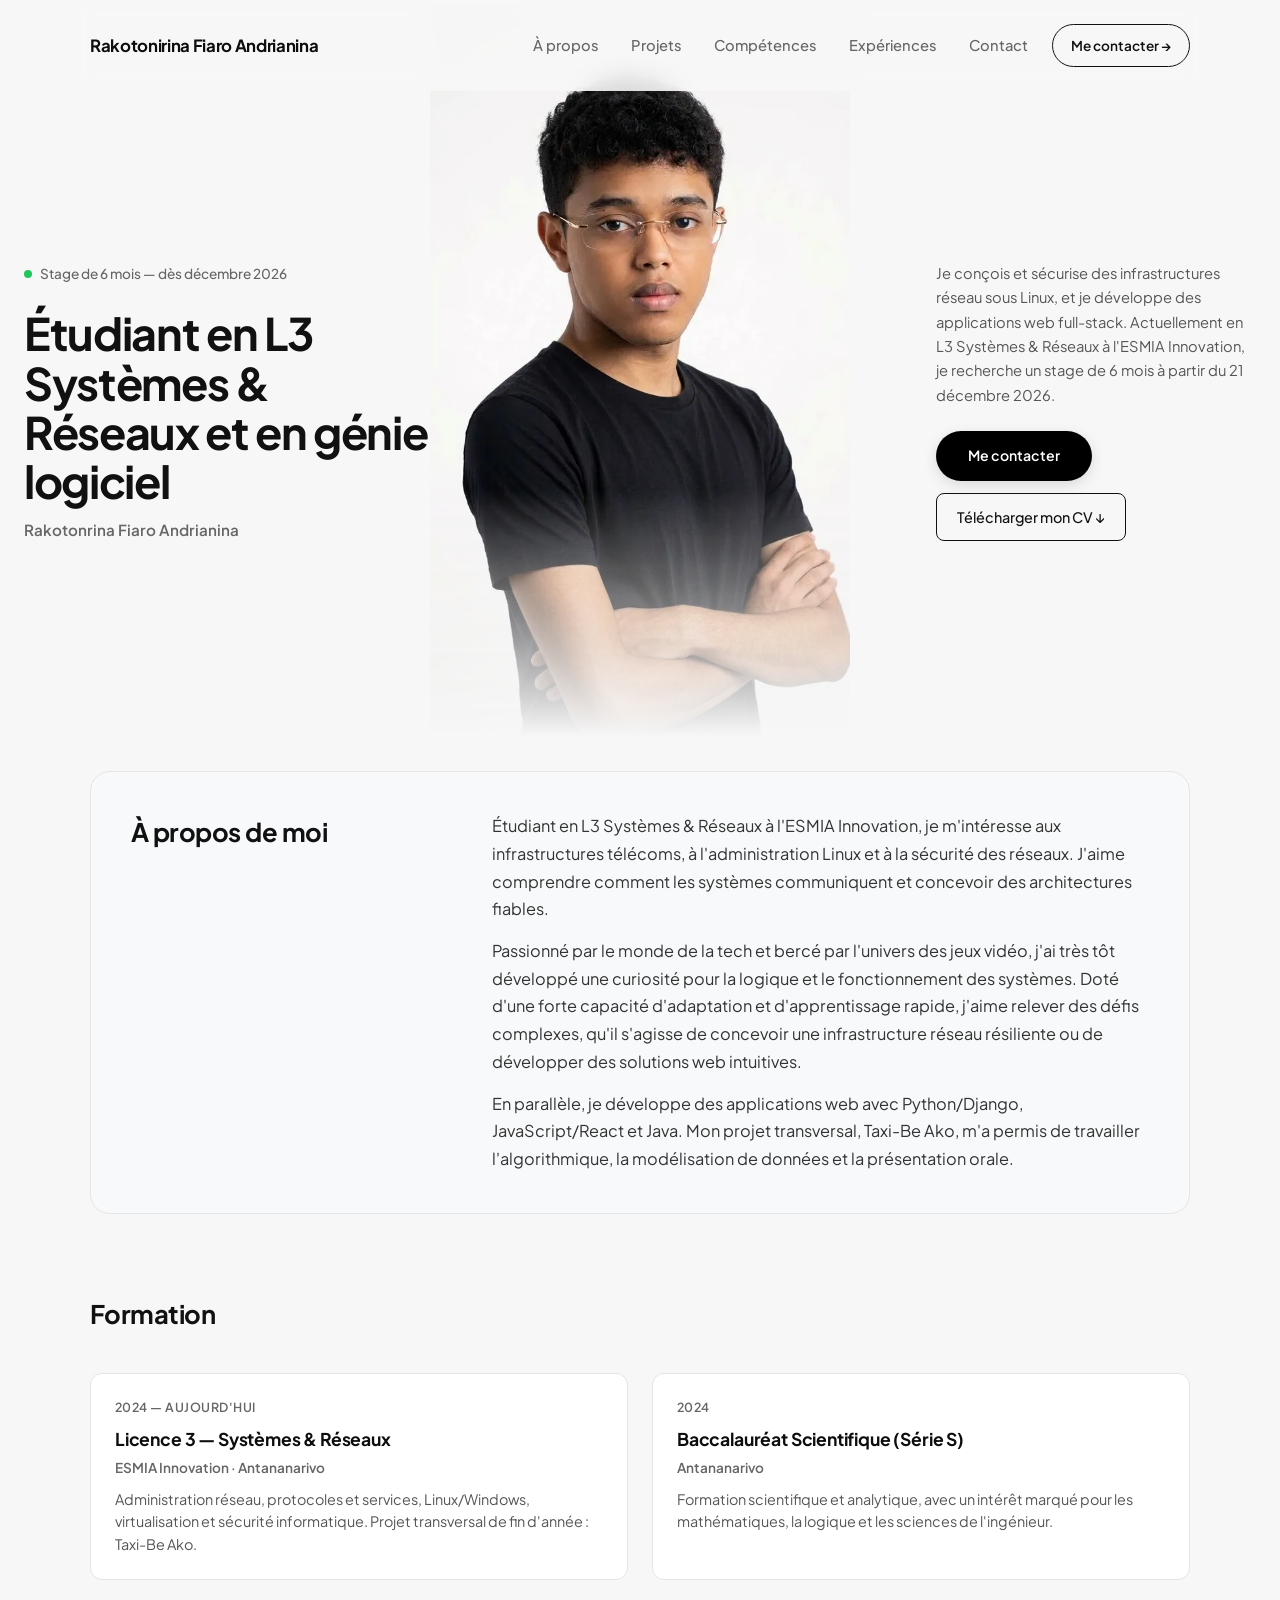
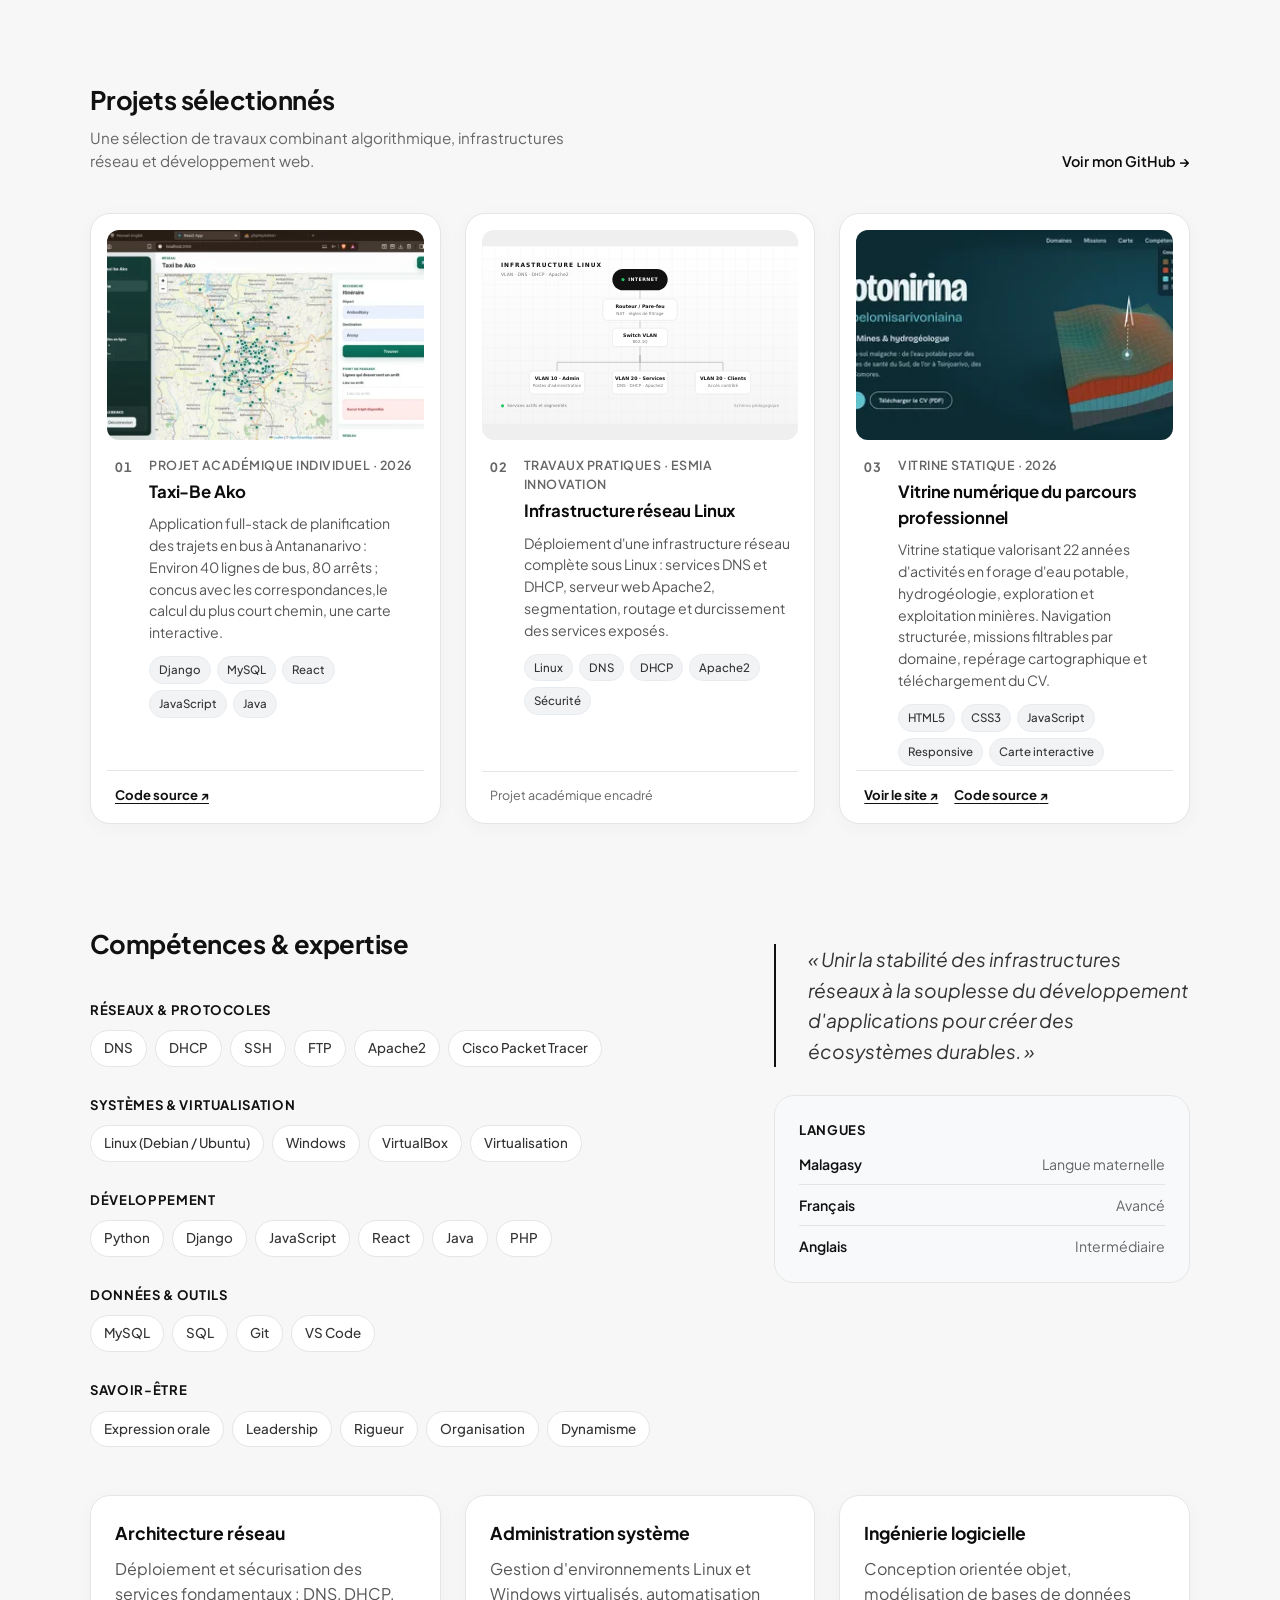
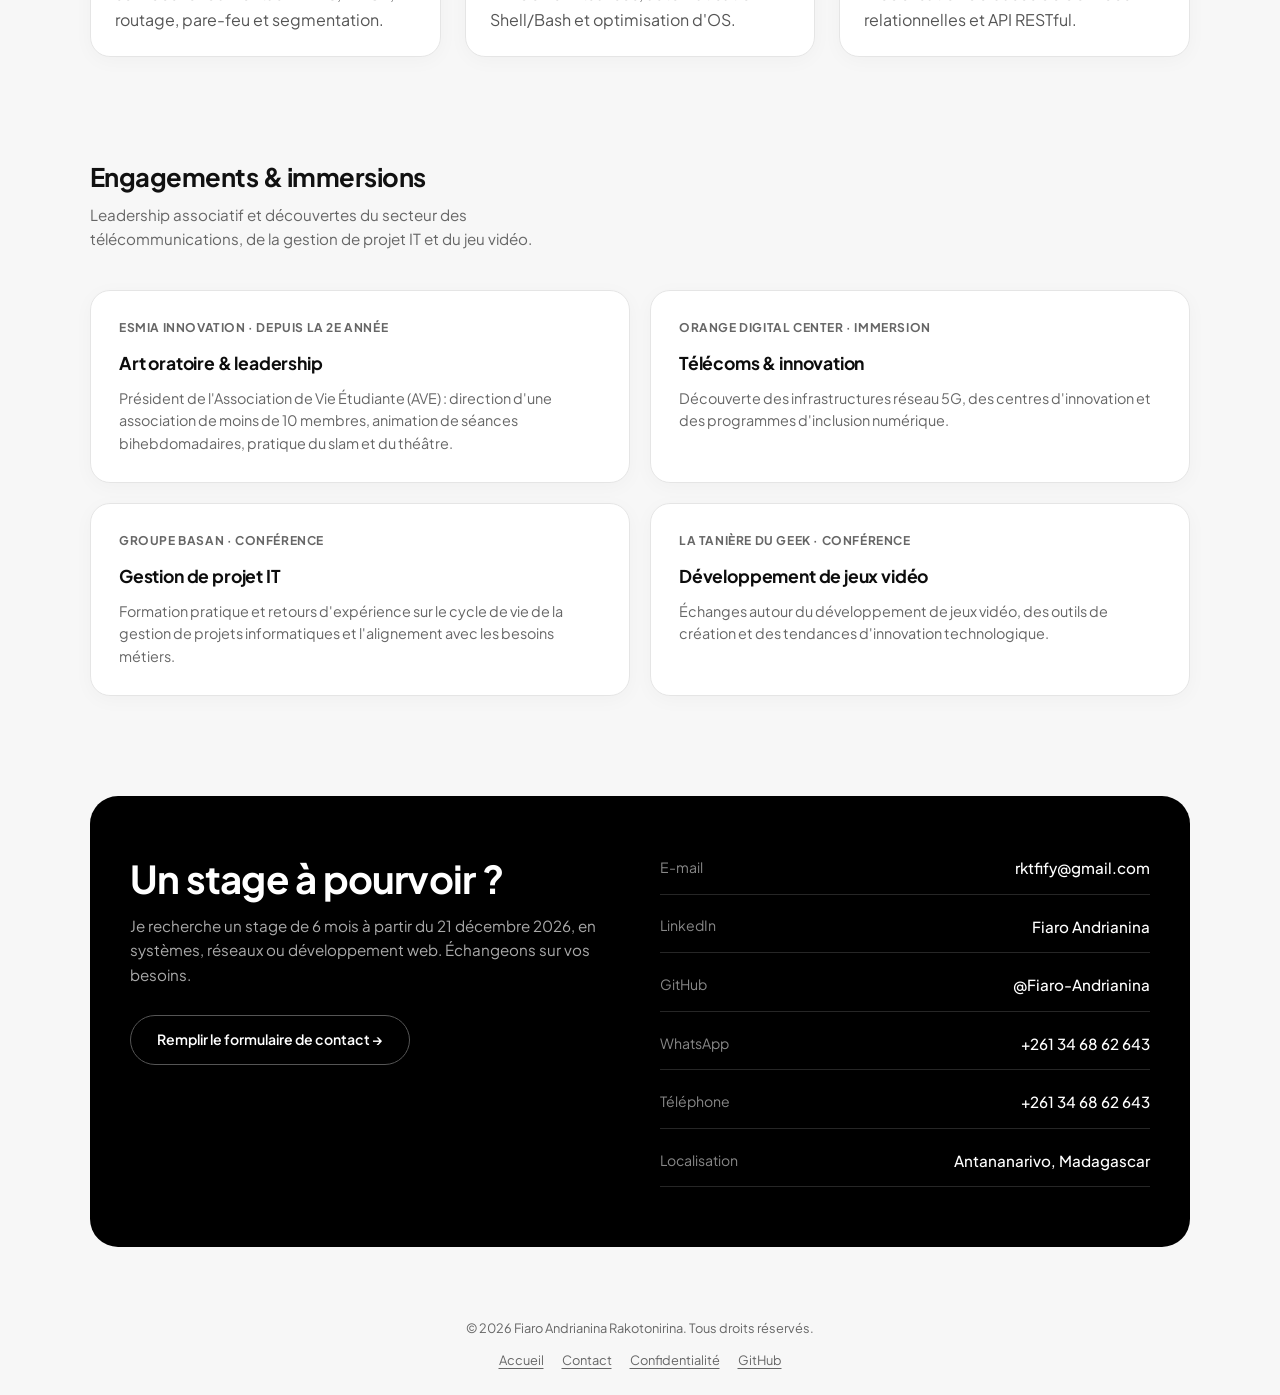
<file: index.html>
<!DOCTYPE html>
<html lang="fr">
<head>
    <meta charset="UTF-8">
    <meta name="viewport" content="width=device-width, initial-scale=1.0">

    <title>Fiaro Andrianina — Étudiant en L3 Systèmes &amp; Réseaux | Développeur full-stack</title>
    <meta name="description" content="Portfolio de Fiaro Andrianina, étudiant en L3 Systèmes &amp; Réseaux à l'ESMIA Innovation (Antananarivo). Recherche un stage de 6 mois dès décembre 2026 : réseaux, Linux, Python/Django et React.">
    <meta name="author" content="Fiaro Andrianina Rakotonirina">
    <link rel="canonical" href="https://fiaro-andrianina.vercel.app/">
    <meta name="robots" content="index, follow">

    <meta property="og:type" content="website">
    <meta property="og:locale" content="fr_FR">
    <meta property="og:site_name" content="Fiaro Andrianina">
    <meta property="og:title" content="Fiaro Andrianina — Étudiant en L3 Systèmes &amp; Réseaux">
    <meta property="og:description" content="Réseaux, administration Linux et développement web full-stack. Recherche un stage de 6 mois dès décembre 2026.">
    <meta property="og:url" content="https://fiaro-andrianina.vercel.app/">
    <meta property="og:image" content="https://fiaro-andrianina.vercel.app/images/og-image.jpg">
    <meta property="og:image:width" content="1200">
    <meta property="og:image:height" content="630">
    <meta property="og:image:alt" content="Portfolio de Fiaro Andrianina, étudiant en L3 Systèmes &amp; Réseaux">

    <meta name="twitter:card" content="summary_large_image">
    <meta name="twitter:title" content="Fiaro Andrianina — Étudiant en L3 Systèmes &amp; Réseaux">
    <meta name="twitter:description" content="Réseaux, administration Linux et développement web full-stack. Recherche un stage de 6 mois dès décembre 2026.">
    <meta name="twitter:image" content="https://fiaro-andrianina.vercel.app/images/og-image.jpg">

    <meta name="theme-color" content="#F7F7F7">
    <link rel="icon" href="images/favicon.svg" type="image/svg+xml">
    <link rel="apple-touch-icon" href="images/apple-touch-icon.png">
    <link rel="me" href="https://github.com/Fiaro-Andrianina">
    <link rel="me" href="https://www.linkedin.com/in/fiaro-andrianina-rakotonirina">

    <!-- Polices Google Fonts -->
    <link rel="preconnect" href="https://fonts.googleapis.com">
    <link rel="preconnect" href="https://fonts.gstatic.com" crossorigin>
    <link rel="stylesheet" href="https://fonts.googleapis.com/css2?family=Plus+Jakarta+Sans:wght@300;400;500;600;700;800&display=swap">
    <link rel="preload" as="image" href="images/hero-960.webp" type="image/webp" imagesrcset="images/hero-640.webp 640w, images/hero-960.webp 960w" imagesizes="(max-width: 480px) 280px, 420px">

    <!-- Feuilles de style -->
    <link rel="stylesheet" href="css/variables.css">
    <link rel="stylesheet" href="css/base.css">
    <link rel="stylesheet" href="css/components/nav.css">
    <link rel="stylesheet" href="css/components/hero.css">
    <link rel="stylesheet" href="css/components/about.css">
    <link rel="stylesheet" href="css/components/education.css">
    <link rel="stylesheet" href="css/components/projects.css">
    <link rel="stylesheet" href="css/components/skills.css">
    <link rel="stylesheet" href="css/components/experience.css">
    <link rel="stylesheet" href="css/components/contact.css">
    <noscript><link rel="stylesheet" href="css/no-js.css"></noscript>

    <script type="application/ld+json">
    {
      "@context": "https://schema.org",
      "@type": "Person",
      "name": "Fiaro Andrianina Rakotonirina",
      "givenName": "Fiaro",
      "familyName": "Rakotonirina",
      "additionalName": "Andrianina",
      "jobTitle": "Étudiant en L3 Systèmes & Réseaux",
      "description": "Étudiant en L3 Systèmes & Réseaux à l'ESMIA Innovation, développeur full-stack et candidat à un stage de 6 mois dès décembre 2026.",
      "url": "https://fiaro-andrianina.vercel.app/",
      "image": "https://fiaro-andrianina.vercel.app/images/hero-960.webp",
      "email": "mailto:rktfify@gmail.com",
      "telephone": "+261346862643",
      "address": {
        "@type": "PostalAddress",
        "addressLocality": "Antananarivo",
        "addressCountry": "MG"
      },
      "alumniOf": {
        "@type": "CollegeOrUniversity",
        "name": "ESMIA Innovation"
      },
      "knowsLanguage": ["mg", "fr", "en"],
      "sameAs": [
        "https://github.com/Fiaro-Andrianina",
        "https://www.linkedin.com/in/fiaro-andrianina-rakotonirina"
      ],
      "seeks": {
        "@type": "Demand",
        "name": "Stage de 6 mois en systèmes et réseaux à partir du 21 décembre 2026"
      }
    }
    </script>
</head>
<body id="top">

    <a href="#main" class="skip-link">Aller au contenu principal</a>

    <!-- Navigation supérieure -->
    <header class="navbar">
        <a href="#top" class="nav-brand">Rakotonirina Fiaro Andrianina</a>

        <button class="nav-toggle" type="button" aria-expanded="false" aria-controls="nav-menu" aria-label="Ouvrir le menu de navigation">
            <span class="nav-toggle-bar" aria-hidden="true"></span>
            <span class="nav-toggle-bar" aria-hidden="true"></span>
        </button>

        <div class="nav-menu" id="nav-menu">
            <nav class="nav-links" aria-label="Navigation principale">
                <a href="#about">À propos</a>
                <a href="#projects">Projets</a>
                <a href="#skills">Compétences</a>
                <a href="#experiences">Expériences</a>
                <a href="#contact">Contact</a>
            </nav>
            <a href="contact.html#formulaire" class="nav-cta">Me contacter &rarr;</a>
        </div>
    </header>

    <main id="main">

        <!-- Section Hero -->
        <section class="hero-framer" aria-labelledby="hero-title">
            <div class="hero-container">
                <div class="hero-left">
                    <p class="status-badge">
                        <span class="status-dot" aria-hidden="true"></span>
                        <span class="status-label">Stage de 6 mois — dès décembre 2026</span>
                    </p>
                    <h1 class="hero-heading" id="hero-title">Étudiant en L3 Systèmes &amp; Réseaux et en génie logiciel</h1>
                    <p class="hero-role">Rakotonrina Fiaro Andrianina</p>
                </div>

                <div class="hero-image-wrapper">
                    <picture>
                        <source type="image/webp" srcset="images/hero-640.webp 640w, images/hero-960.webp 960w" sizes="(max-width: 480px) 280px, 420px">
                        <img src="images/hero.jpg"
                             width="960" height="1706"
                             alt="Portrait de Fiaro Andrianina"
                             class="hero-portrait"
                             loading="eager" decoding="async" fetchpriority="high">
                    </picture>
                </div>

                <div class="hero-right">
                    <p class="hero-description">
                        Je conçois et sécurise des infrastructures réseau sous Linux, et je développe des applications web full-stack. Actuellement en L3 Systèmes &amp; Réseaux à l'ESMIA Innovation, je recherche un stage de 6 mois à partir du 21 décembre 2026.
                    </p>
                    <div class="hero-cta-group">
                        <a href="contact.html" class="hero-btn">Me contacter</a>
                        <a href="images/CV_Fiaro_Andrianina_detaille.pdf" download class="hero-btn-secondary">
                            Télécharger mon CV &darr;
                        </a>
                    </div>
                </div>
            </div>
        </section>

        <!-- Section À Propos -->
        <section class="about-section" id="about" aria-labelledby="about-title">
            <div class="about-card">
                <h2 class="section-title about-title" id="about-title">À propos de moi</h2>

                <div class="about-text-wrapper" id="about-content">
                    <p class="about-text">
                        Étudiant en L3 Systèmes &amp; Réseaux à l'ESMIA Innovation, je m'intéresse aux infrastructures télécoms, à l'administration Linux et à la sécurité des réseaux. J'aime comprendre comment les systèmes communiquent et concevoir des architectures fiables.
                    </p>
                    <p class="about-text">
                        Passionné par le monde de la tech et bercé par l'univers des jeux vidéo, j'ai très tôt développé une curiosité pour la logique et le fonctionnement des systèmes. Doté d'une forte capacité d'adaptation et d'apprentissage rapide, j'aime relever des défis complexes, qu'il s'agisse de concevoir une infrastructure réseau résiliente ou de développer des solutions web intuitives.
                    </p>
                    <p class="about-text">
                        En parallèle, je développe des applications web avec Python/Django, JavaScript/React et Java. Mon projet transversal, Taxi-Be Ako, m'a permis de travailler l'algorithmique, la modélisation de données et la présentation orale.
                    </p>
                </div>

                <button class="about-toggle-btn" type="button" aria-expanded="false" aria-controls="about-content">
                    <span class="about-toggle-label">Lire la suite</span>
                    <span class="about-toggle-icon" aria-hidden="true">&darr;</span>
                </button>
            </div>
        </section>

        <!-- Section Parcours / Formation -->
        <section class="education-section" id="parcours" aria-labelledby="education-title">
            <div class="section-header">
                <h2 class="section-title" id="education-title">Formation</h2>
            </div>

            <div class="education-grid">
                <div class="education-card">
                    <span class="education-tag">2024 — aujourd'hui</span>
                    <h3 class="education-name">Licence 3 — Systèmes &amp; Réseaux</h3>
                    <p class="education-school">ESMIA Innovation · Antananarivo</p>
                    <p class="education-desc">
                        Administration réseau, protocoles et services, Linux/Windows, virtualisation et sécurité informatique. Projet transversal de fin d'année : Taxi-Be Ako.
                    </p>
                </div>

                <div class="education-card">
                    <span class="education-tag">2024</span>
                    <h3 class="education-name">Baccalauréat Scientifique (Série S)</h3>
                    <p class="education-school">Antananarivo</p>
                    <p class="education-desc">
                        Formation scientifique et analytique, avec un intérêt marqué pour les mathématiques, la logique et les sciences de l'ingénieur.
                    </p>
                </div>
            </div>
        </section>

        <!-- Section Projets Sélectionnés -->
        <section class="projects-section" id="projects" aria-labelledby="projects-title">
            <div class="section-header">
                <div>
                    <h2 class="section-title" id="projects-title">Projets sélectionnés</h2>
                    <p class="section-subtitle">
                        Une sélection de travaux combinant algorithmique, infrastructures réseau et développement web.
                    </p>
                </div>
                <a href="https://github.com/Fiaro-Andrianina" target="_blank" rel="noopener noreferrer" class="view-all-link">Voir mon GitHub &rarr;</a>
            </div>

            <div class="projects-grid">
                <!-- Projet 1 -->
                <article class="project-card">
                    <div class="project-image">
                        <picture>
                            <source type="image/webp" srcset="images/taxi-ako-480.webp 480w, images/taxi-ako-800.webp 800w" sizes="(max-width: 900px) calc(100vw - 40px), 360px">
                            <img src="images/taxi-ako.jpg" width="800" height="450" alt="Aperçu de l'interface Taxi-Be Ako avec carte des lignes de bus" loading="lazy" decoding="async">
                        </picture>
                    </div>
                    <div class="project-info">
                        <span class="project-number" aria-hidden="true">01</span>
                        <div class="project-details">
                            <p class="project-category">Projet académique individuel · 2026</p>
                            <h3 class="project-title">Taxi-Be Ako</h3>
                            <p class="project-desc">
                                Application full-stack de planification des trajets en bus à Antananarivo : Environ 40 lignes de bus, 80 arrêts ; concus avec les correspondances,le calcul du plus court chemin, une carte interactive.
                            </p>
                            <ul class="project-tags" aria-label="Technologies utilisées">
                                <li>Django</li>
                                <li>MySQL</li>
                                <li>React</li>
                                <li>JavaScript</li>
                                <li>Java</li>
                            </ul>
                        </div>
                    </div>
                    <div class="project-links">
                        <a href="https://github.com/Fiaro-Andrianina/taxi_be_ako" target="_blank" rel="noopener noreferrer" class="project-link" aria-label="Voir le code source de Taxi-Be Ako sur GitHub (nouvel onglet)">
                            Code source <span aria-hidden="true">&#8599;</span>
                        </a>
                    </div>
                </article>

                <!-- Projet 2 -->
                <article class="project-card">
                    <div class="project-image">
                        <img src="images/project-infra.svg" width="800" height="450" alt="Schéma d'une infrastructure réseau Linux avec routeur, pare-feu, DNS, DHCP et serveur Apache2" loading="lazy" decoding="async">
                    </div>
                    <div class="project-info">
                        <span class="project-number" aria-hidden="true">02</span>
                        <div class="project-details">
                            <p class="project-category">Travaux pratiques · ESMIA Innovation</p>
                            <h3 class="project-title">Infrastructure réseau Linux</h3>
                            <p class="project-desc">
                                Déploiement d'une infrastructure réseau complète sous Linux : services DNS et DHCP, serveur web Apache2, segmentation, routage et durcissement des services exposés.
                            </p>
                            <ul class="project-tags" aria-label="Technologies utilisées">
                                <li>Linux</li>
                                <li>DNS</li>
                                <li>DHCP</li>
                                <li>Apache2</li>
                                <li>Sécurité</li>
                            </ul>
                        </div>
                    </div>
                    <div class="project-links">
                        <span class="project-note">Projet académique encadré</span>
                    </div>
                </article>

                <!-- Projet 3 -->
                <article class="project-card">
                    <div class="project-image">
                        <picture>
                            <source type="image/webp" srcset="images/portfolio-480.webp 480w, images/portfolio-800.webp 800w" sizes="(max-width: 900px) calc(100vw - 40px), 360px">
                            <img src="images/portfolio.jpg" width="800" height="329" alt="Aperçu de la vitrine numérique du parcours professionnel en HTML, CSS et JavaScript" loading="lazy" decoding="async">
                        </picture>
                    </div>
                    <div class="project-info">
                        <span class="project-number" aria-hidden="true">03</span>
                        <div class="project-details">
                            <p class="project-category">Vitrine statique · 2026</p>
                            <h3 class="project-title">Vitrine numérique du parcours professionnel</h3>
                            <p class="project-desc">
                                Vitrine statique valorisant 22 années d'activités en forage d'eau potable, hydrogéologie, exploration et exploitation minières. Navigation structurée, missions filtrables par domaine, repérage cartographique et téléchargement du CV.
                            </p>
                            <ul class="project-tags" aria-label="Technologies utilisées">
                                <li>HTML5</li>
                                <li>CSS3</li>
                                <li>JavaScript</li>
                                <li>Responsive</li>
                                <li>Carte interactive</li>
                            </ul>
                        </div>
                    </div>
                    <div class="project-links">
                        <a href="https://misarivo-cv.vercel.app/" target="_blank" rel="noopener noreferrer" class="project-link" aria-label="Voir la vitrine en ligne (nouvel onglet)">
                            Voir le site <span aria-hidden="true">&#8599;</span>
                        </a>
                        <a href="https://github.com/Fiaro-Andrianina/Misarivo_cv" target="_blank" rel="noopener noreferrer" class="project-link" aria-label="Voir le code source de la vitrine sur GitHub (nouvel onglet)">
                            Code source <span aria-hidden="true">&#8599;</span>
                        </a>
                    </div>
                </article>
            </div>
        </section>

        <!-- Section Compétences & Expertise -->
        <section class="skills-section" id="skills" aria-labelledby="skills-title">
            <div class="skills-grid-layout">
                <div class="skills-left">
                    <h2 class="section-title" id="skills-title">Compétences &amp; expertise</h2>

                    <div class="skill-groups">
                        <div class="skill-group">
                            <h3 class="skill-group-title">Réseaux &amp; protocoles</h3>
                            <ul class="skill-tags">
                                <li>DNS</li>
                                <li>DHCP</li>
                                <li>SSH</li>
                                <li>FTP</li>
                                <li>Apache2</li>
                                <li>Cisco Packet Tracer</li>
                            </ul>
                        </div>

                        <div class="skill-group">
                            <h3 class="skill-group-title">Systèmes &amp; virtualisation</h3>
                            <ul class="skill-tags">
                                <li>Linux (Debian / Ubuntu)</li>
                                <li>Windows</li>
                                <li>VirtualBox</li>
                                <li>Virtualisation</li>
                            </ul>
                        </div>

                        <div class="skill-group">
                            <h3 class="skill-group-title">Développement</h3>
                            <ul class="skill-tags">
                                <li>Python</li>
                                <li>Django</li>
                                <li>JavaScript</li>
                                <li>React</li>
                                <li>Java</li>
                                <li>PHP</li>
                            </ul>
                        </div>

                        <div class="skill-group">
                            <h3 class="skill-group-title">Données &amp; outils</h3>
                            <ul class="skill-tags">
                                <li>MySQL</li>
                                <li>SQL</li>
                                <li>Git</li>
                                <li>VS Code</li>
                            </ul>
                        </div>

                        <div class="skill-group">
                            <h3 class="skill-group-title">Savoir-être</h3>
                            <ul class="skill-tags">
                                <li>Expression orale</li>
                                <li>Leadership</li>
                                <li>Rigueur</li>
                                <li>Organisation</li>
                                <li>Dynamisme</li>
                            </ul>
                        </div>
                    </div>
                </div>

                <aside class="skills-right" aria-label="Langues et approche">
                    <blockquote class="quote-container">
                        <p class="quote-text">
                            « Unir la stabilité des infrastructures réseaux à la souplesse du développement d'applications pour créer des écosystèmes durables. »
                        </p>
                    </blockquote>

                    <div class="languages-card">
                        <h3 class="tools-title">Langues</h3>
                        <ul class="languages-list">
                            <li><span>Malagasy</span><span>Langue maternelle</span></li>
                            <li><span>Français</span><span>Avancé</span></li>
                            <li><span>Anglais</span><span>Intermédiaire</span></li>
                        </ul>
                    </div>
                </aside>
            </div>

            <!-- Cartes d'expertise -->
            <div class="skills-highlights">
                <div class="highlight-card">
                    <h3 class="highlight-title">Architecture réseau</h3>
                    <p class="highlight-desc">Déploiement et sécurisation des services fondamentaux : DNS, DHCP, routage, pare-feu et segmentation.</p>
                </div>
                <div class="highlight-card">
                    <h3 class="highlight-title">Administration système</h3>
                    <p class="highlight-desc">Gestion d'environnements Linux et Windows virtualisés, automatisation Shell/Bash et optimisation d'OS.</p>
                </div>
                <div class="highlight-card">
                    <h3 class="highlight-title">Ingénierie logicielle</h3>
                    <p class="highlight-desc">Conception orientée objet, modélisation de bases de données relationnelles et API RESTful.</p>
                </div>
            </div>
        </section>

        <!-- Section Expériences / Engagements -->
        <section class="experience-section" id="experiences" aria-labelledby="experience-title">
            <div class="section-header">
                <div>
                    <h2 class="section-title" id="experience-title">Engagements &amp; immersions</h2>
                    <p class="section-subtitle">
                        Leadership associatif et découvertes du secteur des télécommunications, de la gestion de projet IT et du jeu vidéo.
                    </p>
                </div>
            </div>

            <div class="experience-grid">
                <article class="experience-card">
                    <span class="exp-tag">ESMIA Innovation · Depuis la 2e année</span>
                    <h3>Art oratoire &amp; leadership</h3>
                    <p>
                        Président de l'Association de Vie Étudiante (AVE) : direction d'une association de moins de 10 membres, animation de séances bihebdomadaires, pratique du slam et du théâtre.
                    </p>
                </article>

                <article class="experience-card">
                    <span class="exp-tag">Orange Digital Center · Immersion</span>
                    <h3>Télécoms &amp; innovation</h3>
                    <p>
                        Découverte des infrastructures réseau 5G, des centres d'innovation et des programmes d'inclusion numérique.
                    </p>
                </article>

                <article class="experience-card">
                    <span class="exp-tag">Groupe Basan · Conférence</span>
                    <h3>Gestion de projet IT</h3>
                    <p>
                        Formation pratique et retours d'expérience sur le cycle de vie de la gestion de projets informatiques et l'alignement avec les besoins métiers.
                    </p>
                </article>

                <article class="experience-card">
                    <span class="exp-tag">La Tanière du Geek · Conférence</span>
                    <h3>Développement de jeux vidéo</h3>
                    <p>
                        Échanges autour du développement de jeux vidéo, des outils de création et des tendances d'innovation technologique.
                    </p>
                </article>
            </div>
        </section>

        <!-- Section Contact -->
        <section class="contact-section" id="contact" aria-labelledby="contact-title">
            <div class="contact-card">
                <div class="contact-cta">
                    <h2 id="contact-title">Un stage à pourvoir ?</h2>
                    <p>Je recherche un stage de 6 mois à partir du 21 décembre 2026, en systèmes, réseaux ou développement web. Échangeons sur vos besoins.</p>
                    <a href="contact.html#formulaire" class="contact-form-link">Remplir le formulaire de contact &rarr;</a>
                </div>

                <div class="contact-links">
                    <a href="mailto:rktfify@gmail.com" class="contact-item">
                        <span>E-mail</span>
                        <span>rktfify@gmail.com</span>
                    </a>
                    <a href="https://www.linkedin.com/in/fiaro-andrianina-rakotonirina" target="_blank" rel="noopener noreferrer" class="contact-item">
                        <span>LinkedIn</span>
                        <span>Fiaro Andrianina</span>
                    </a>
                    <a href="https://github.com/Fiaro-Andrianina" target="_blank" rel="noopener noreferrer" class="contact-item">
                        <span>GitHub</span>
                        <span>@Fiaro-Andrianina</span>
                    </a>
                    <a href="https://wa.me/261346862643" target="_blank" rel="noopener noreferrer" class="contact-item">
                        <span>WhatsApp</span>
                        <span>+261 34 68 62 643</span>
                    </a>
                    <a href="tel:+261346862643" class="contact-item">
                        <span>Téléphone</span>
                        <span>+261 34 68 62 643</span>
                    </a>
                    <div class="contact-item">
                        <span>Localisation</span>
                        <span>Antananarivo, Madagascar</span>
                    </div>
                </div>
            </div>
        </section>
    </main>

    <footer>
        <p>&copy; <span id="year">2026</span> Fiaro Andrianina Rakotonirina. Tous droits réservés.</p>
        <nav class="footer-links" aria-label="Liens de pied de page">
            <a href="index.html">Accueil</a>
            <a href="contact.html">Contact</a>
            <a href="confidentialite.html">Confidentialité</a>
            <a href="https://github.com/Fiaro-Andrianina" target="_blank" rel="noopener noreferrer">GitHub</a>
        </nav>
    </footer>

    <script src="js/main.js" defer></script>
</body>
</html>
</file>
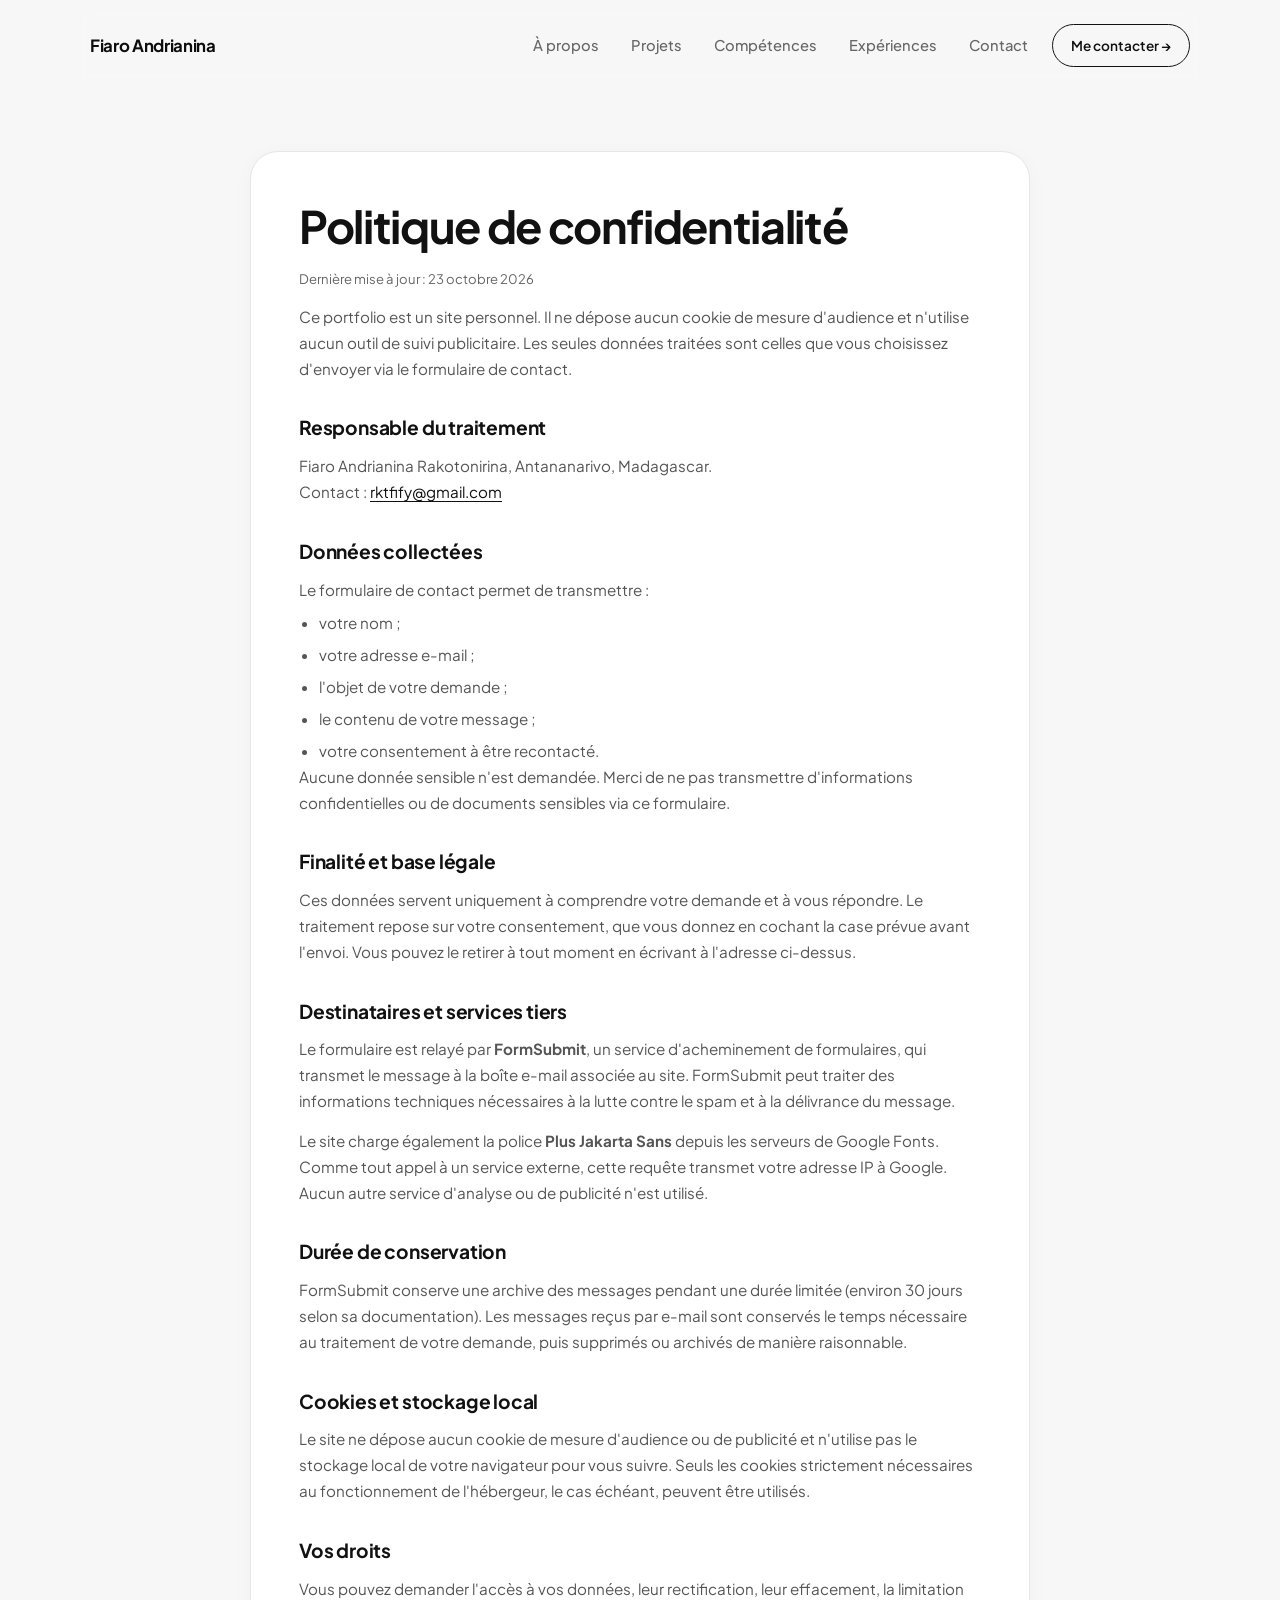
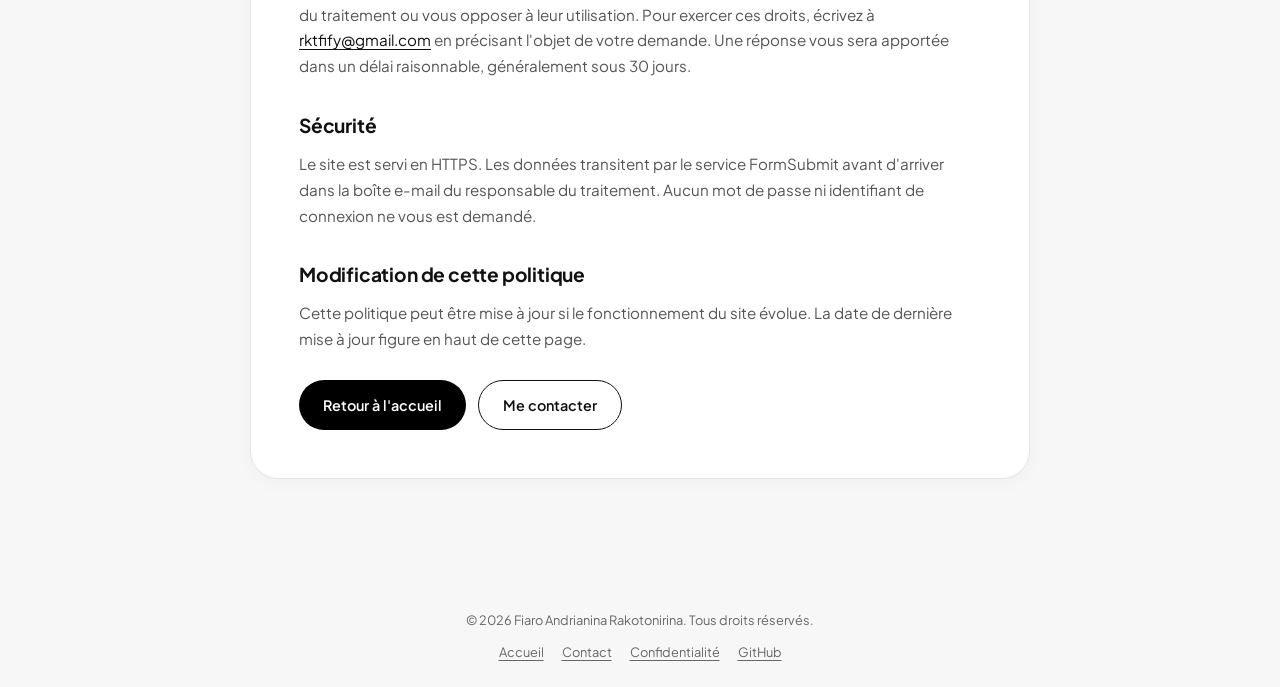
<file: confidentialite.html>
<!DOCTYPE html>
<html lang="fr">
<head>
    <meta charset="UTF-8">
    <meta name="viewport" content="width=device-width, initial-scale=1.0">

    <title>Politique de confidentialité — Fiaro Andrianina</title>
    <meta name="description" content="Politique de confidentialité du portfolio de Fiaro Andrianina : données collectées via le formulaire, finalité, destinataires, durée de conservation et droits.">
    <meta name="author" content="Fiaro Andrianina Rakotonirina">
    <link rel="canonical" href="https://fiaro-andrianina.vercel.app/confidentialite.html">
    <meta name="robots" content="index, follow">

    <meta property="og:type" content="website">
    <meta property="og:locale" content="fr_FR">
    <meta property="og:site_name" content="Fiaro Andrianina">
    <meta property="og:title" content="Politique de confidentialité — Fiaro Andrianina">
    <meta property="og:description" content="Données collectées, finalité, destinataires, durée de conservation et droits des personnes concernées.">
    <meta property="og:url" content="https://fiaro-andrianina.vercel.app/confidentialite.html">

    <meta name="theme-color" content="#F7F7F7">
    <link rel="icon" href="images/favicon.svg" type="image/svg+xml">
    <link rel="apple-touch-icon" href="images/apple-touch-icon.png">

    <!-- Polices Google Fonts -->
    <link rel="preconnect" href="https://fonts.googleapis.com">
    <link rel="preconnect" href="https://fonts.gstatic.com" crossorigin>
    <link rel="stylesheet" href="https://fonts.googleapis.com/css2?family=Plus+Jakarta+Sans:wght@300;400;500;600;700;800&display=swap">

    <!-- Feuilles de style -->
    <link rel="stylesheet" href="css/variables.css">
    <link rel="stylesheet" href="css/base.css">
    <link rel="stylesheet" href="css/components/nav.css">
    <link rel="stylesheet" href="css/components/pages.css">
    <noscript><link rel="stylesheet" href="css/no-js.css"></noscript>
</head>
<body id="top">

    <a href="#main" class="skip-link">Aller au contenu principal</a>

    <header class="navbar">
        <a href="index.html" class="nav-brand">Fiaro Andrianina</a>

        <button class="nav-toggle" type="button" aria-expanded="false" aria-controls="nav-menu" aria-label="Ouvrir le menu de navigation">
            <span class="nav-toggle-bar" aria-hidden="true"></span>
            <span class="nav-toggle-bar" aria-hidden="true"></span>
        </button>

        <div class="nav-menu" id="nav-menu">
            <nav class="nav-links" aria-label="Navigation principale">
                <a href="index.html#about">À propos</a>
                <a href="index.html#projects">Projets</a>
                <a href="index.html#skills">Compétences</a>
                <a href="index.html#experiences">Expériences</a>
                <a href="contact.html">Contact</a>
            </nav>
            <a href="contact.html#formulaire" class="nav-cta">Me contacter &rarr;</a>
        </div>
    </header>

    <main id="main">
        <section class="page-section" aria-labelledby="privacy-title">
            <div class="page-card">
                <h1 id="privacy-title">Politique de confidentialité</h1>
                <p class="legal-meta">Dernière mise à jour : <time datetime="2026-10-23">23 octobre 2026</time></p>

                <p class="page-lead">
                    Ce portfolio est un site personnel. Il ne dépose aucun cookie de mesure
                    d'audience et n'utilise aucun outil de suivi publicitaire. Les seules
                    données traitées sont celles que vous choisissez d'envoyer via le
                    formulaire de contact.
                </p>

                <h2>Responsable du traitement</h2>
                <p>
                    Fiaro Andrianina Rakotonirina, Antananarivo, Madagascar.<br>
                    Contact : <a href="mailto:rktfify@gmail.com">rktfify@gmail.com</a>
                </p>

                <h2>Données collectées</h2>
                <p>Le formulaire de contact permet de transmettre :</p>
                <ul>
                    <li>votre nom ;</li>
                    <li>votre adresse e-mail ;</li>
                    <li>l'objet de votre demande ;</li>
                    <li>le contenu de votre message ;</li>
                    <li>votre consentement à être recontacté.</li>
                </ul>
                <p>
                    Aucune donnée sensible n'est demandée. Merci de ne pas transmettre
                    d'informations confidentielles ou de documents sensibles via ce formulaire.
                </p>

                <h2>Finalité et base légale</h2>
                <p>
                    Ces données servent uniquement à comprendre votre demande et à vous
                    répondre. Le traitement repose sur votre consentement, que vous donnez
                    en cochant la case prévue avant l'envoi. Vous pouvez le retirer à tout
                    moment en écrivant à l'adresse ci-dessus.
                </p>

                <h2>Destinataires et services tiers</h2>
                <p>
                    Le formulaire est relayé par <strong>FormSubmit</strong>, un service
                    d'acheminement de formulaires, qui transmet le message à la boîte
                    e-mail associée au site. FormSubmit peut traiter des informations
                    techniques nécessaires à la lutte contre le spam et à la délivrance
                    du message.
                </p>
                <p>
                    Le site charge également la police <strong>Plus Jakarta Sans</strong>
                    depuis les serveurs de Google Fonts. Comme tout appel à un service
                    externe, cette requête transmet votre adresse IP à Google. Aucun autre
                    service d'analyse ou de publicité n'est utilisé.
                </p>

                <h2>Durée de conservation</h2>
                <p>
                    FormSubmit conserve une archive des messages pendant une durée limitée
                    (environ 30 jours selon sa documentation). Les messages reçus par
                    e-mail sont conservés le temps nécessaire au traitement de votre
                    demande, puis supprimés ou archivés de manière raisonnable.
                </p>

                <h2>Cookies et stockage local</h2>
                <p>
                    Le site ne dépose aucun cookie de mesure d'audience ou de publicité
                    et n'utilise pas le stockage local de votre navigateur pour vous
                    suivre. Seuls les cookies strictement nécessaires au fonctionnement
                    de l'hébergeur, le cas échéant, peuvent être utilisés.
                </p>

                <h2>Vos droits</h2>
                <p>
                    Vous pouvez demander l'accès à vos données, leur rectification, leur
                    effacement, la limitation du traitement ou vous opposer à leur
                    utilisation. Pour exercer ces droits, écrivez à
                    <a href="mailto:rktfify@gmail.com">rktfify@gmail.com</a> en précisant
                    l'objet de votre demande. Une réponse vous sera apportée dans un délai
                    raisonnable, généralement sous 30 jours.
                </p>

                <h2>Sécurité</h2>
                <p>
                    Le site est servi en HTTPS. Les données transitent par le service
                    FormSubmit avant d'arriver dans la boîte e-mail du responsable du
                    traitement. Aucun mot de passe ni identifiant de connexion ne vous est
                    demandé.
                </p>

                <h2>Modification de cette politique</h2>
                <p>
                    Cette politique peut être mise à jour si le fonctionnement du site
                    évolue. La date de dernière mise à jour figure en haut de cette page.
                </p>

                <div class="page-actions">
                    <a href="index.html" class="page-btn">Retour à l'accueil</a>
                    <a href="contact.html" class="page-btn-secondary">Me contacter</a>
                </div>
            </div>
        </section>
    </main>

    <footer>
        <p>&copy; <span id="year">2026</span> Fiaro Andrianina Rakotonirina. Tous droits réservés.</p>
        <nav class="footer-links" aria-label="Liens de pied de page">
            <a href="index.html">Accueil</a>
            <a href="contact.html">Contact</a>
            <a href="confidentialite.html" aria-current="page">Confidentialité</a>
            <a href="https://github.com/Fiaro-Andrianina" target="_blank" rel="noopener noreferrer">GitHub</a>
        </nav>
    </footer>

    <script src="js/main.js" defer></script>
</body>
</html>
</file>
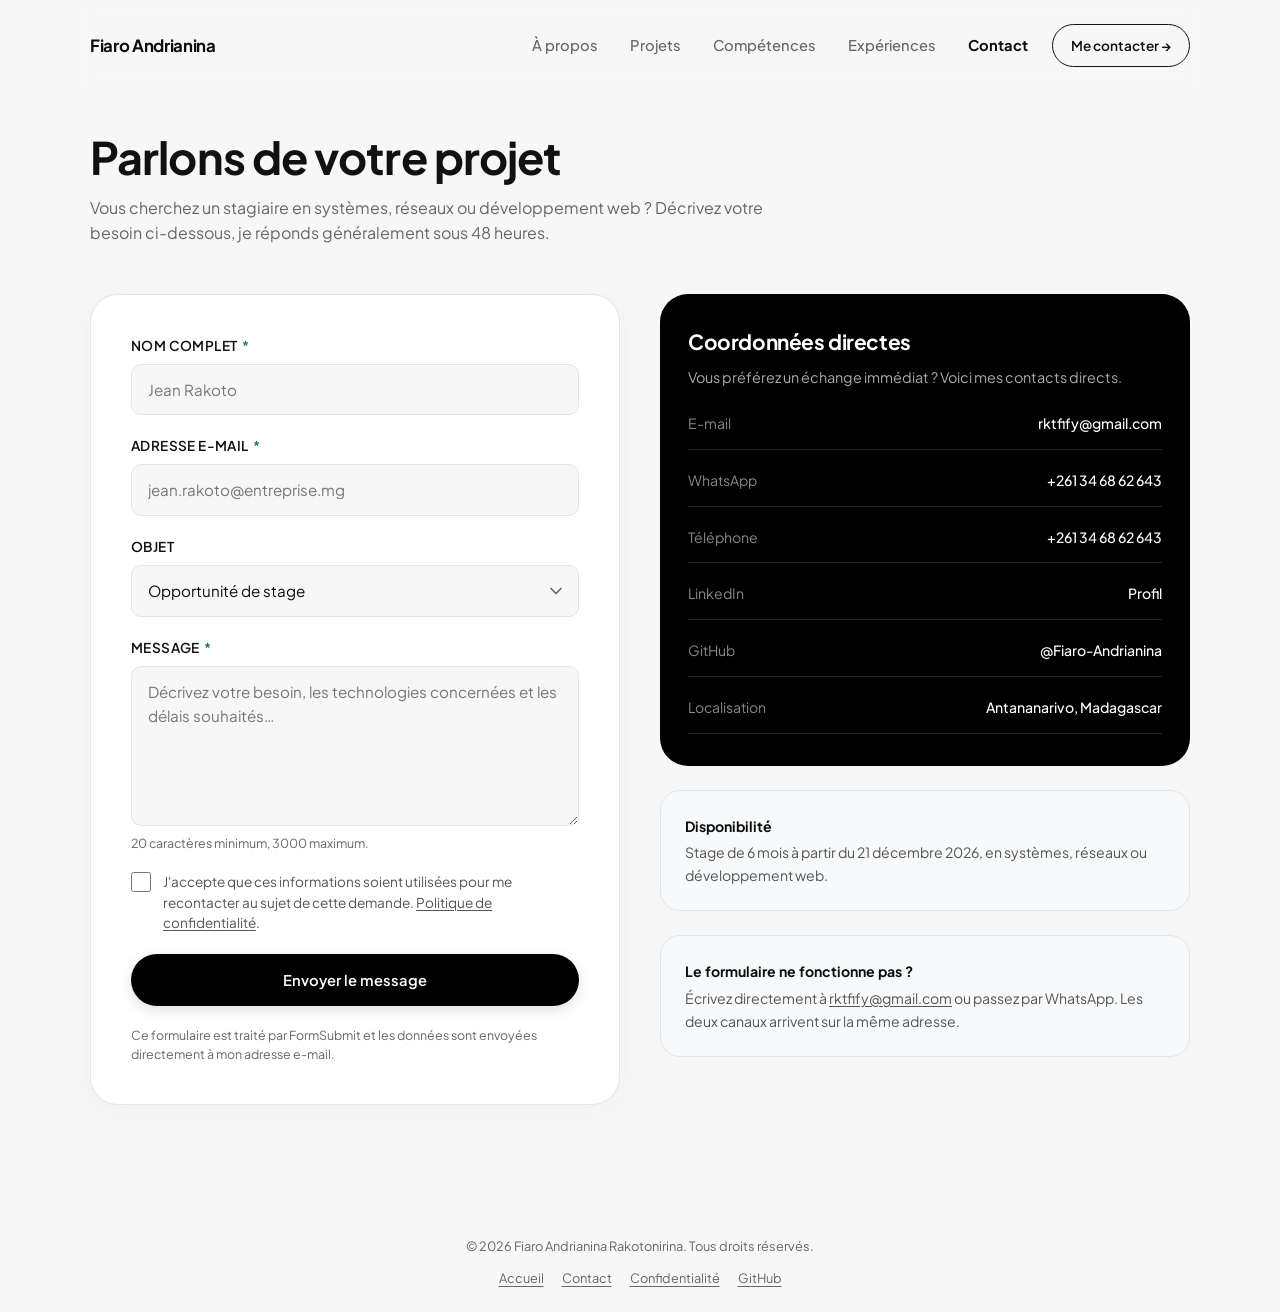
<file: contact.html>
<!DOCTYPE html>
<html lang="fr">
<head>
    <meta charset="UTF-8">
    <meta name="viewport" content="width=device-width, initial-scale=1.0">

    <title>Contact — Fiaro Andrianina | Stage, projet ou collaboration</title>
    <meta name="description" content="Contactez Fiaro Andrianina, étudiant en L3 Systèmes &amp; Réseaux à Antananarivo : formulaire, e-mail, WhatsApp, LinkedIn et GitHub. Disponible pour un stage de 6 mois dès décembre 2026.">
    <meta name="author" content="Fiaro Andrianina Rakotonirina">
    <link rel="canonical" href="https://fiaro-andrianina.vercel.app/contact.html">
    <meta name="robots" content="index, follow">

    <meta property="og:type" content="website">
    <meta property="og:locale" content="fr_FR">
    <meta property="og:site_name" content="Fiaro Andrianina">
    <meta property="og:title" content="Contact — Fiaro Andrianina">
    <meta property="og:description" content="Formulaire, e-mail, WhatsApp, LinkedIn et GitHub. Étudiant en L3 Systèmes &amp; Réseaux, disponible pour un stage de 6 mois dès décembre 2026.">
    <meta property="og:url" content="https://fiaro-andrianina.vercel.app/contact.html">
    <meta property="og:image" content="https://fiaro-andrianina.vercel.app/images/og-image.jpg">
    <meta property="og:image:width" content="1200">
    <meta property="og:image:height" content="630">
    <meta property="og:image:alt" content="Portfolio de Fiaro Andrianina, étudiant en L3 Systèmes &amp; Réseaux">

    <meta name="twitter:card" content="summary_large_image">
    <meta name="twitter:title" content="Contact — Fiaro Andrianina">
    <meta name="twitter:description" content="Formulaire, e-mail, WhatsApp, LinkedIn et GitHub. Disponible pour un stage de 6 mois dès décembre 2026.">
    <meta name="twitter:image" content="https://fiaro-andrianina.vercel.app/images/og-image.jpg">

    <meta name="theme-color" content="#F7F7F7">
    <link rel="icon" href="images/favicon.svg" type="image/svg+xml">
    <link rel="apple-touch-icon" href="images/apple-touch-icon.png">
    <link rel="me" href="https://github.com/Fiaro-Andrianina">
    <link rel="me" href="https://www.linkedin.com/in/fiaro-andrianina-rakotonirina">

    <!-- Polices Google Fonts -->
    <link rel="preconnect" href="https://fonts.googleapis.com">
    <link rel="preconnect" href="https://fonts.gstatic.com" crossorigin>
    <link rel="preconnect" href="https://formsubmit.co">
    <link rel="stylesheet" href="https://fonts.googleapis.com/css2?family=Plus+Jakarta+Sans:wght@300;400;500;600;700;800&display=swap">

    <!-- Feuilles de style -->
    <link rel="stylesheet" href="css/variables.css">
    <link rel="stylesheet" href="css/base.css">
    <link rel="stylesheet" href="css/components/nav.css">
    <link rel="stylesheet" href="css/components/contact.css">
    <link rel="stylesheet" href="css/components/form.css">
    <noscript><link rel="stylesheet" href="css/no-js.css"></noscript>

    <script type="application/ld+json">
    {
      "@context": "https://schema.org",
      "@type": "ContactPage",
      "name": "Contact — Fiaro Andrianina",
      "url": "https://fiaro-andrianina.vercel.app/contact.html",
      "about": {
        "@type": "Person",
        "name": "Fiaro Andrianina Rakotonirina",
        "email": "mailto:rktfify@gmail.com",
        "telephone": "+261346862643"
      }
    }
    </script>
</head>
<body id="top">

    <a href="#main" class="skip-link">Aller au contenu principal</a>

    <!-- Navigation supérieure -->
    <header class="navbar">
        <a href="index.html" class="nav-brand">Fiaro Andrianina</a>

        <button class="nav-toggle" type="button" aria-expanded="false" aria-controls="nav-menu" aria-label="Ouvrir le menu de navigation">
            <span class="nav-toggle-bar" aria-hidden="true"></span>
            <span class="nav-toggle-bar" aria-hidden="true"></span>
        </button>

        <div class="nav-menu" id="nav-menu">
            <nav class="nav-links" aria-label="Navigation principale">
                <a href="index.html#about">À propos</a>
                <a href="index.html#projects">Projets</a>
                <a href="index.html#skills">Compétences</a>
                <a href="index.html#experiences">Expériences</a>
                <a href="contact.html" aria-current="page">Contact</a>
            </nav>
            <a href="contact.html#formulaire" class="nav-cta">Me contacter &rarr;</a>
        </div>
    </header>

    <main id="main">

        <section class="contact-page-section" aria-labelledby="contact-page-title">
            <div class="contact-page-header">
                <h1 class="section-title" id="contact-page-title">Parlons de votre projet</h1>
                <p>
                    Vous cherchez un stagiaire en systèmes, réseaux ou développement web ? Décrivez votre besoin ci-dessous,
                    je réponds généralement sous 48&nbsp;heures.
                </p>
            </div>

            <div class="contact-layout">
                <!-- Formulaire -->
                <div class="form-card" id="formulaire">
                    <form class="form-grid"
                          id="contact-form"
                          action="https://formsubmit.co/rktfify@gmail.com"
                          method="POST"
                          accept-charset="UTF-8">

                        <!-- Configuration FormSubmit -->
                        <input type="hidden" name="_subject" value="Nouveau message depuis le portfolio">
                        <input type="hidden" name="_template" value="table">
                        <input type="hidden" name="_captcha" value="false">
                        <input type="hidden" name="_next" value="https://fiaro-andrianina.vercel.app/merci.html">

                        <div class="form-row">
                            <label class="form-label" for="field-name">Nom complet <span class="form-required" aria-hidden="true">*</span></label>
                            <input class="form-input" type="text" id="field-name" name="name"
                                   autocomplete="name" required maxlength="100"
                                   placeholder="Jean Rakoto" aria-describedby="error-name">
                            <p class="form-error" id="error-name" role="alert"></p>
                        </div>

                        <div class="form-row">
                            <label class="form-label" for="field-email">Adresse e-mail <span class="form-required" aria-hidden="true">*</span></label>
                            <input class="form-input" type="email" id="field-email" name="email"
                                   autocomplete="email" required maxlength="150"
                                   placeholder="jean.rakoto@entreprise.mg" aria-describedby="error-email">
                            <p class="form-error" id="error-email" role="alert"></p>
                        </div>

                        <div class="form-row">
                            <label class="form-label" for="field-subject">Objet</label>
                            <select class="form-select" id="field-subject" name="subject">
                                <option value="Opportunité de stage">Opportunité de stage</option>
                                <option value="Mission de développement web">Mission de développement web</option>
                                <option value="Infrastructure et administration réseau">Infrastructure et administration réseau</option>
                                <option value="Conseil ou audit">Conseil ou audit</option>
                                <option value="Autre demande">Autre demande</option>
                            </select>
                        </div>

                        <div class="form-row">
                            <label class="form-label" for="field-message">Message <span class="form-required" aria-hidden="true">*</span></label>
                            <textarea class="form-textarea" id="field-message" name="message"
                                      required minlength="20" maxlength="3000"
                                      placeholder="Décrivez votre besoin, les technologies concernées et les délais souhaités…"
                                      aria-describedby="hint-message error-message"></textarea>
                            <p class="form-hint" id="hint-message">20 caractères minimum, 3000 maximum.</p>
                            <p class="form-error" id="error-message" role="alert"></p>
                        </div>

                        <!-- Piège à robots : masqué visuellement, jamais rempli par un humain -->
                        <div class="form-honeypot" aria-hidden="true">
                            <label for="field-website">Ne remplissez pas ce champ</label>
                            <input type="text" id="field-website" name="_honey" tabindex="-1" autocomplete="off">
                        </div>

                        <div>
                            <label class="form-check">
                                <input class="form-check-input" type="checkbox" id="field-consent" name="consent" required aria-describedby="error-consent">
                                <span class="form-check-label">
                                    J'accepte que ces informations soient utilisées pour me recontacter au sujet de cette demande.
                                    <a href="confidentialite.html" target="_blank" rel="noopener">Politique de confidentialité</a>.
                                </span>
                            </label>
                            <p class="form-error" id="error-consent" role="alert"></p>
                        </div>

                        <div class="form-status form-status-success" id="form-status" role="status" aria-live="polite" aria-atomic="true" tabindex="-1">
                            <span class="form-status-icon" aria-hidden="true">&check;</span>
                            <span id="form-status-text"></span>
                        </div>

                        <button class="form-submit" type="submit" id="form-submit">
                            <span class="form-spinner" aria-hidden="true"></span>
                            <span id="form-submit-label">Envoyer le message</span>
                        </button>

                        <p class="form-hint">
                            Ce formulaire est traité par FormSubmit et les données sont envoyées directement à mon adresse e-mail.
                        </p>
                    </form>
                </div>

                <!-- Coordonnées -->
                <aside class="contact-aside" aria-label="Autres moyens de contact">
                    <div class="aside-card">
                        <h2>Coordonnées directes</h2>
                        <p>Vous préférez un échange immédiat ? Voici mes contacts directs.</p>

                        <div class="contact-links">
                            <a href="mailto:rktfify@gmail.com" class="contact-item">
                                <span>E-mail</span>
                                <span>rktfify@gmail.com</span>
                            </a>
                            <a href="https://wa.me/261346862643" target="_blank" rel="noopener noreferrer" class="contact-item">
                                <span>WhatsApp</span>
                                <span>+261 34 68 62 643</span>
                            </a>
                            <a href="tel:+261346862643" class="contact-item">
                                <span>Téléphone</span>
                                <span>+261 34 68 62 643</span>
                            </a>
                            <a href="https://www.linkedin.com/in/fiaro-andrianina-rakotonirina" target="_blank" rel="noopener noreferrer" class="contact-item">
                                <span>LinkedIn</span>
                                <span>Profil</span>
                            </a>
                            <a href="https://github.com/Fiaro-Andrianina" target="_blank" rel="noopener noreferrer" class="contact-item">
                                <span>GitHub</span>
                                <span>@Fiaro-Andrianina</span>
                            </a>
                            <div class="contact-item">
                                <span>Localisation</span>
                                <span>Antananarivo, Madagascar</span>
                            </div>
                        </div>
                    </div>

                    <div class="aside-fallback">
                        <strong>Disponibilité</strong>
                        Stage de 6 mois à partir du 21 décembre 2026, en systèmes, réseaux ou développement web.
                    </div>

                    <div class="aside-fallback">
                        <strong>Le formulaire ne fonctionne pas ?</strong>
                        Écrivez directement à
                        <a href="mailto:rktfify@gmail.com">rktfify@gmail.com</a> ou passez par WhatsApp.
                        Les deux canaux arrivent sur la même adresse.
                    </div>
                </aside>
            </div>
        </section>
    </main>

    <footer>
        <p>&copy; <span id="year">2026</span> Fiaro Andrianina Rakotonirina. Tous droits réservés.</p>
        <nav class="footer-links" aria-label="Liens de pied de page">
            <a href="index.html">Accueil</a>
            <a href="contact.html">Contact</a>
            <a href="confidentialite.html">Confidentialité</a>
            <a href="https://github.com/Fiaro-Andrianina" target="_blank" rel="noopener noreferrer">GitHub</a>
        </nav>
    </footer>

    <script src="js/main.js" defer></script>
    <script src="js/contact.js" defer></script>
</body>
</html>
</file>
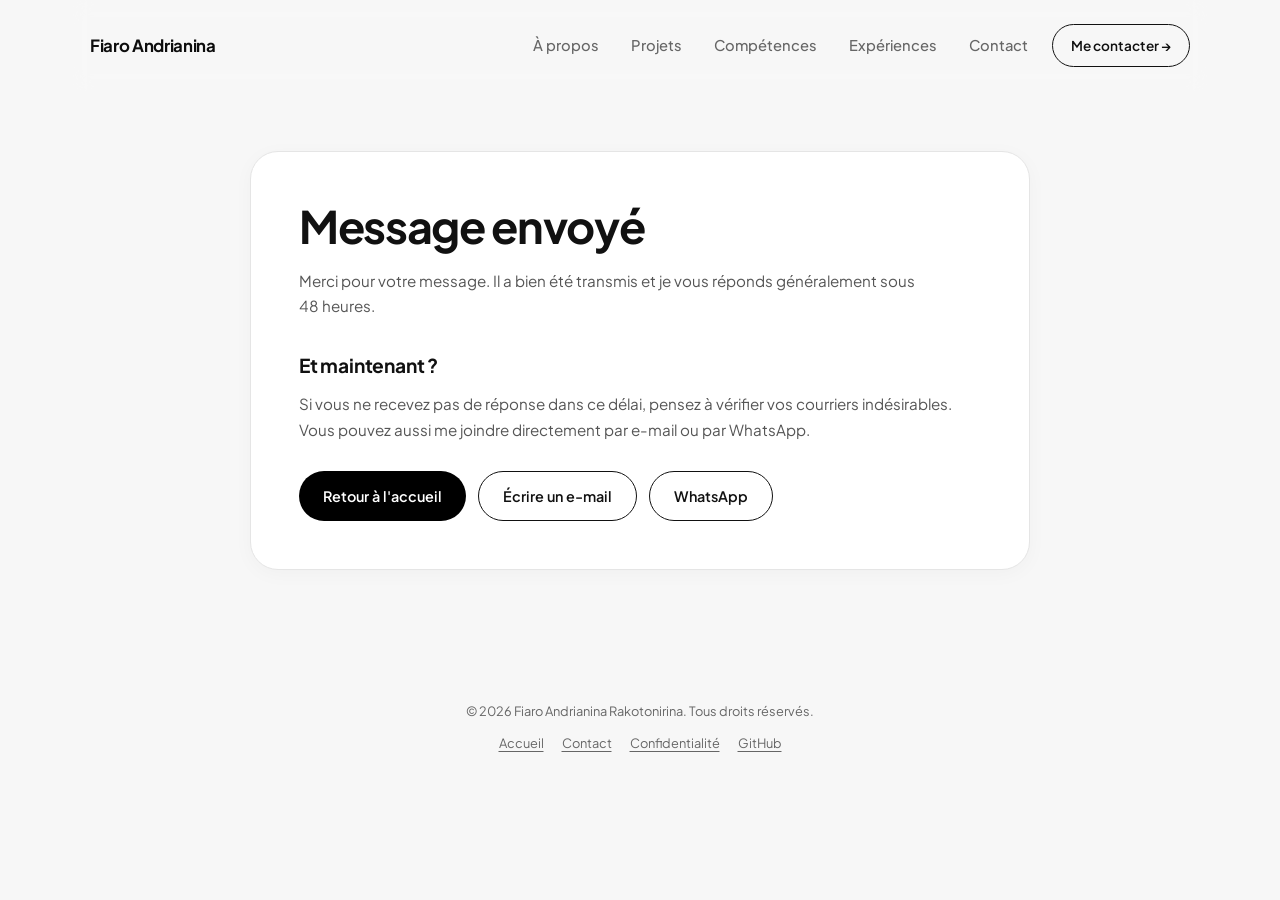
<file: merci.html>
<!DOCTYPE html>
<html lang="fr">
<head>
    <meta charset="UTF-8">
    <meta name="viewport" content="width=device-width, initial-scale=1.0">

    <title>Message envoyé — Fiaro Andrianina</title>
    <meta name="description" content="Votre message a bien été transmis à Fiaro Andrianina. Une réponse vous sera apportée sous 48 heures en moyenne.">
    <meta name="author" content="Fiaro Andrianina Rakotonirina">
    <meta name="robots" content="noindex, follow">

    <meta name="theme-color" content="#F7F7F7">
    <link rel="icon" href="images/favicon.svg" type="image/svg+xml">
    <link rel="apple-touch-icon" href="images/apple-touch-icon.png">

    <!-- Polices Google Fonts -->
    <link rel="preconnect" href="https://fonts.googleapis.com">
    <link rel="preconnect" href="https://fonts.gstatic.com" crossorigin>
    <link rel="stylesheet" href="https://fonts.googleapis.com/css2?family=Plus+Jakarta+Sans:wght@300;400;500;600;700;800&display=swap">

    <!-- Feuilles de style -->
    <link rel="stylesheet" href="css/variables.css">
    <link rel="stylesheet" href="css/base.css">
    <link rel="stylesheet" href="css/components/nav.css">
    <link rel="stylesheet" href="css/components/pages.css">
    <noscript><link rel="stylesheet" href="css/no-js.css"></noscript>
</head>
<body id="top">

    <a href="#main" class="skip-link">Aller au contenu principal</a>

    <header class="navbar">
        <a href="index.html" class="nav-brand">Fiaro Andrianina</a>

        <button class="nav-toggle" type="button" aria-expanded="false" aria-controls="nav-menu" aria-label="Ouvrir le menu de navigation">
            <span class="nav-toggle-bar" aria-hidden="true"></span>
            <span class="nav-toggle-bar" aria-hidden="true"></span>
        </button>

        <div class="nav-menu" id="nav-menu">
            <nav class="nav-links" aria-label="Navigation principale">
                <a href="index.html#about">À propos</a>
                <a href="index.html#projects">Projets</a>
                <a href="index.html#skills">Compétences</a>
                <a href="index.html#experiences">Expériences</a>
                <a href="contact.html">Contact</a>
            </nav>
            <a href="contact.html#formulaire" class="nav-cta">Me contacter &rarr;</a>
        </div>
    </header>

    <main id="main">
        <section class="page-section" aria-labelledby="thanks-title">
            <div class="page-card">
                <h1 id="thanks-title">Message envoyé</h1>
                <p class="page-lead">
                    Merci pour votre message. Il a bien été transmis et je vous réponds
                    généralement sous 48&nbsp;heures.
                </p>

                <h2>Et maintenant ?</h2>
                <p>
                    Si vous ne recevez pas de réponse dans ce délai, pensez à vérifier vos
                    courriers indésirables. Vous pouvez aussi me joindre directement par
                    e-mail ou par WhatsApp.
                </p>

                <div class="page-actions">
                    <a href="index.html" class="page-btn">Retour à l'accueil</a>
                    <a href="mailto:rktfify@gmail.com" class="page-btn-secondary">Écrire un e-mail</a>
                    <a href="https://wa.me/261346862643" target="_blank" rel="noopener noreferrer" class="page-btn-secondary">WhatsApp</a>
                </div>
            </div>
        </section>
    </main>

    <footer>
        <p>&copy; <span id="year">2026</span> Fiaro Andrianina Rakotonirina. Tous droits réservés.</p>
        <nav class="footer-links" aria-label="Liens de pied de page">
            <a href="index.html">Accueil</a>
            <a href="contact.html">Contact</a>
            <a href="confidentialite.html">Confidentialité</a>
            <a href="https://github.com/Fiaro-Andrianina" target="_blank" rel="noopener noreferrer">GitHub</a>
        </nav>
    </footer>

    <script src="js/main.js" defer></script>
</body>
</html>
</file>
<file: css/variables.css>
/* ==========================================================================
   CHARTE GRAPHIQUE & VARIABLES GLOBALES
   ========================================================================== */
:root {
  /* Palette neutre et moderne */
  --color-bg: #F7F7F7;            /* Fond principal très clair */
  --color-bg-translucent: rgba(247, 247, 247, 0.88);
  --color-card: #FFFFFF;          /* Surfaces des cartes */
  --color-text: #0D0D0D;          /* Texte principal sombre */
  --color-ink: #111111;           /* Variante quasi noire (titres, barres) */
  --color-ink-hover: #222222;
  --color-muted: #666666;         /* Texte secondaire */
  --color-body: #555555;          /* Texte de paragraphe */
  --color-body-strong: #333333;
  --color-border: #E5E5E5;        /* Bordures fines */
  --color-border-hover: #C9C9C9;
  --color-subtle: #EFEFEF;        /* Fond neutre (placeholders, vignettes) */
  --color-surface: #F8F9FA;       /* Fond légèrement grisé (carte "à propos") */
  --color-chip: #F1F3F5;          /* Fond des badges d'outils */
  --color-chip-border: #E9ECEF;
  --color-green: #22C55E;         /* Pastille de statut "disponible" */
  --color-green-strong: #15803D;  /* Astérisque requis, contraste renforcé */
  --color-white: #FFFFFF;

  /* Sections sombres (carte de contact) */
  --color-dark: #000000;
  --color-dark-2: #262626;
  --color-dark-3: #555555;
  --color-dark-text: #FFFFFF;
  --color-dark-muted: #AAAAAA;
  --color-dark-label: #888888;

  /* États du formulaire */
  --color-placeholder: #767676;
  --color-danger: #B91C1C;
  --color-danger-bg: #FEF2F2;
  --color-danger-border: #FECACA;
  --color-success-bg: #ECFDF5;
  --color-success-border: #A7F3D0;
  --color-success-text: #065F46;
  --color-overlay: rgba(0, 0, 0, 0.2);

  /* Typographie épurée */
  --font-main: 'Plus Jakarta Sans', system-ui, -apple-system, 'Segoe UI', sans-serif;

  /* Conteneurs et formes */
  --max-width: 1140px;
  --max-width-hero: 1280px;
  --section-margin: 0 auto 100px;
  --navbar-height: 92px;
  --radius-pill: 9999px;          /* Boutons pilules */
  --radius-card: 20px;            /* Arrondi des cartes */
  --radius-lg: 28px;              /* Arrondi de la carte de contact */

  /* Ombres & micro-interactions */
  --shadow-button: 0 10px 25px -5px rgba(0, 0, 0, 0.2);
  --shadow-card: 0 4px 20px rgba(0, 0, 0, 0.03);
  --shadow-hero-btn: 0 4px 14px rgba(0, 0, 0, 0.12);
  --shadow-hero-btn-hover: 0 6px 20px rgba(0, 0, 0, 0.18);
  --transition-fast: 0.2s ease;
  --transition-smooth: 0.3s cubic-bezier(0.16, 1, 0.3, 1);
  --ease-out-expo: cubic-bezier(0.16, 1, 0.3, 1);
}
</file>
<file: css/base.css>
/* ==========================================================================
   RESET & STYLES DE BASE (GLOBAL)
   ========================================================================== */
*,
*::before,
*::after {
  box-sizing: border-box;
  margin: 0;
  padding: 0;
}

html {
  scroll-behavior: smooth;
  scroll-padding-top: var(--navbar-height);
  background-color: var(--color-bg);
  font-size: 100%;
  -webkit-text-size-adjust: 100%;
}

body {
  background-color: var(--color-bg);
  color: var(--color-text);
  font-family: var(--font-main);
  line-height: 1.55;
  -webkit-font-smoothing: antialiased;
  -moz-osx-font-smoothing: grayscale;
  text-rendering: optimizeLegibility;
  overflow-x: hidden;
  overflow-x: clip;
  min-height: 100vh;
}

/* Verrouille le défilement quand le menu mobile est ouvert */
body.nav-open {
  overflow: hidden;
}

/* --- Traitement des images & médias --- */
img,
picture,
video,
canvas,
svg {
  max-width: 100%;
  height: auto;
  display: block;
}

/* --- Typographie & Liens --- */
a {
  color: inherit;
  text-decoration: none;
  background-color: transparent;
}

button,
input,
textarea,
select {
  font: inherit;
  color: inherit;
  border: none;
  background: none;
}

/* Le focus n'est jamais supprimé : il est stylé ci-dessous */
:focus-visible {
  outline: 2px solid var(--color-ink);
  outline-offset: 3px;
  border-radius: 4px;
}

/* --- Sélection de texte --- */
::selection {
  background-color: var(--color-text);
  color: var(--color-white);
}

::-moz-selection {
  background-color: var(--color-text);
  color: var(--color-white);
}

/* --- Accessibilité --- */
.skip-link {
  position: absolute;
  top: -100px;
  left: 16px;
  z-index: 200;
  padding: 12px 20px;
  background-color: var(--color-ink);
  color: var(--color-white);
  font-size: 0.9rem;
  font-weight: 600;
  border-radius: 0 0 8px 8px;
  transition: top var(--transition-fast);
}

.skip-link:focus-visible {
  top: 0;
}

.visually-hidden {
  position: absolute !important;
  width: 1px;
  height: 1px;
  padding: 0;
  margin: -1px;
  overflow: hidden;
  clip: rect(0, 0, 0, 0);
  white-space: nowrap;
  border: 0;
}

/* ==========================================================================
   APPARITION AU DÉFILEMENT
   `translate` est utilisé volontairement : c'est une propriété distincte de
   `transform`, donc elle se compose avec le tilt des cartes au lieu de
   l'écraser. Sans JavaScript, la classe n'est jamais posée et le contenu
   reste simplement visible.
   ========================================================================== */
.reveal {
  opacity: 0;
  translate: 0 24px;
  transition: opacity 0.8s var(--ease-out-expo), translate 0.8s var(--ease-out-expo);
}

.reveal.is-revealed {
  opacity: 1;
  translate: 0 0;
}

/* ==========================================================================
   STRUCTURES & COMPOSANTS RÉUTILISABLES
   ========================================================================== */
main > section {
  max-width: var(--max-width);
  margin: var(--section-margin);
  padding: 0 20px;
}

.section-header {
  display: flex;
  justify-content: space-between;
  align-items: flex-end;
  gap: 24px;
  margin-bottom: 40px;
}

.section-title {
  font-size: 1.6rem;
  font-weight: 700;
  letter-spacing: -0.02em;
  color: var(--color-ink);
}

.section-subtitle {
  color: var(--color-muted);
  font-size: 0.95rem;
  margin-top: 6px;
  max-width: 46ch;
}

/* ==========================================================================
   PIED DE PAGE
   ========================================================================== */
footer {
  max-width: var(--max-width);
  margin: 0 auto;
  padding: 32px 20px 24px;
  display: flex;
  flex-direction: column;
  align-items: center;
  gap: 12px;
  text-align: center;
  font-size: 0.8rem;
  color: var(--color-muted);
}

.footer-links {
  display: flex;
  flex-wrap: wrap;
  justify-content: center;
  gap: 8px 18px;
}

.footer-links a {
  color: var(--color-muted);
  text-decoration: underline;
  text-underline-offset: 3px;
  transition: color var(--transition-fast);
}

.footer-links a:hover {
  color: var(--color-ink);
}

/* ==========================================================================
   PRÉFÉRENCE : MOUVEMENTS RÉDUITS
   ========================================================================== */
@media (prefers-reduced-motion: reduce) {
  html {
    scroll-behavior: auto;
  }

  *,
  *::before,
  *::after {
    animation-duration: 0.01ms !important;
    animation-delay: 0s !important;
    animation-iteration-count: 1 !important;
    transition-duration: 0.01ms !important;
    transition-delay: 0s !important;
  }
}
</file>
<file: css/components/nav.css>
/* ==========================================================================
   BARRE DE NAVIGATION SUPÉRIEURE
   ========================================================================== */
.navbar {
  max-width: var(--max-width);
  margin: 0 auto;
  padding: 24px 20px;
  display: flex;
  justify-content: space-between;
  align-items: center;
  gap: 24px;
  position: sticky;
  top: 0;
  z-index: 100;
  background-color: var(--color-bg-translucent);
  backdrop-filter: blur(10px);
  -webkit-backdrop-filter: blur(10px);
}

.nav-brand {
  font-weight: 700;
  font-size: 1.05rem;
  letter-spacing: -0.02em;
  color: var(--color-text);
  white-space: nowrap;
}

/* --- Conteneur desktop : liens + CTA sur une seule ligne --- */
.nav-menu {
  display: flex;
  align-items: center;
  gap: 24px;
}

/* --- Bouton burger (masqué sur desktop) --- */
.nav-toggle {
  display: none;
  flex-direction: column;
  justify-content: center;
  gap: 6px;
  width: 44px;
  height: 44px;
  padding: 0 10px;
  margin-right: -10px;
  cursor: pointer;
  border-radius: 8px;
}

.nav-toggle-bar {
  display: block;
  width: 100%;
  height: 2px;
  background-color: var(--color-ink);
  border-radius: 2px;
  transition: transform var(--transition-smooth), opacity var(--transition-fast);
}

.nav-toggle[aria-expanded="true"] .nav-toggle-bar:first-child {
  transform: translateY(4px) rotate(45deg);
}

.nav-toggle[aria-expanded="true"] .nav-toggle-bar:last-child {
  transform: translateY(-4px) rotate(-45deg);
}

/* --- Liens --- */
.nav-links {
  display: flex;
  gap: 32px;
  align-items: center;
}

.nav-links a {
  color: var(--color-muted);
  font-size: 0.92rem;
  font-weight: 500;
  transition: color var(--transition-fast);
}

.nav-links a:hover,
.nav-links a[aria-current="page"] {
  color: var(--color-text);
}

.nav-links a[aria-current="page"] {
  font-weight: 700;
}

.nav-cta {
  display: inline-flex;
  align-items: center;
  padding: 10px 18px;
  border: 1px solid var(--color-ink);
  border-radius: var(--radius-pill);
  font-size: 0.85rem;
  font-weight: 600;
  color: var(--color-ink);
  white-space: nowrap;
  transition: background-color var(--transition-fast), color var(--transition-fast);
}

.nav-cta:hover {
  background-color: var(--color-ink);
  color: var(--color-white);
}

/* ==========================================================================
   RESPONSIVE MOBILE — MENU PLEIN ÉCRAN
   ========================================================================== */
@media (max-width: 900px) {
  /* Hauteur réelle de la barre en mode réduit : 14px*2 de marge + 44px de burger */
  :root {
    --navbar-height: 72px;
  }

  .navbar {
    padding: 14px 20px;
  }

  .nav-toggle {
    display: flex;
  }

  .nav-menu {
    position: fixed;
    top: var(--navbar-height);
    left: 0;
    right: 0;
    bottom: 0;
    z-index: 99;
    display: flex;
    flex-direction: column;
    align-items: stretch;
    justify-content: flex-start;
    gap: 32px;
    padding: 40px 24px;
    overflow-y: auto;
    overscroll-behavior: contain;
    background-color: var(--color-bg);
    opacity: 0;
    visibility: hidden;
    transform: translateY(-8px);
    transition: opacity var(--transition-smooth), transform var(--transition-smooth), visibility 0s linear 0.3s;
  }

  .nav-menu.is-open {
    opacity: 1;
    visibility: visible;
    transform: translateY(0);
    transition-delay: 0s;
  }

  .nav-links {
    flex-direction: column;
    align-items: flex-start;
    gap: 8px;
  }

  .nav-links a {
    font-size: 1.4rem;
    font-weight: 700;
    letter-spacing: -0.02em;
    padding: 10px 0;
  }

  .nav-cta {
    justify-content: center;
    padding: 14px 24px;
    font-size: 0.95rem;
  }
}
</file>
<file: css/components/hero.css>
/* ==========================================================================
   HERO (EFFET PORTRAIT GÉANT SANS CADRE)
   ========================================================================== */
.hero-framer {
  max-width: var(--max-width-hero);
  margin: 20px auto 80px;
  padding: 0 24px;
  position: relative;
}

.hero-container {
  display: grid;
  grid-template-columns: 1fr 1fr;
  align-items: center;
  position: relative;
  min-height: 580px;
}

/* --- Portrait central flottant --- */
.hero-image-wrapper {
  position: absolute;
  left: 50%;
  bottom: -60px;
  transform: translateX(-50%);
  width: 100%;
  max-width: 420px;
  z-index: 1;
  pointer-events: none;
}

/* Le fondu est appliqué sur l'image : un seul masque, pas de double dégradé */
.hero-portrait {
  width: 100%;
  height: auto;
  display: block;
  object-fit: contain;
  mix-blend-mode: multiply; /* Rend le blanc de l'image transparent */

  mask-image: linear-gradient(to bottom, #000 65%, transparent 98%);
  -webkit-mask-image: linear-gradient(to bottom, #000 65%, transparent 98%);
}

/* --- Colonne gauche --- */
.hero-left {
  z-index: 2;
  max-width: 420px;
  position: relative;
}

.status-badge {
  display: inline-flex;
  align-items: center;
  gap: 8px;
  margin-bottom: 24px;
}

.status-dot {
  width: 8px;
  height: 8px;
  background-color: var(--color-green);
  border-radius: 50%;
  flex-shrink: 0;
}

.status-label {
  font-size: 0.85rem;
  color: var(--color-muted);
  font-weight: 500;
}

.hero-heading {
  font-size: clamp(2.2rem, 3.5vw, 3.2rem);
  font-weight: 700;
  line-height: 1.1;
  letter-spacing: -0.03em;
  color: var(--color-ink);
}

.hero-role {
  margin-top: 14px;
  max-width: 34ch;
  color: var(--color-muted);
  font-size: 0.95rem;
  font-weight: 600;
  line-height: 1.5;
}

/* --- Colonne droite --- */
.hero-right {
  z-index: 2;
  max-width: 320px;
  justify-self: end;
  display: flex;
  flex-direction: column;
  align-items: flex-start;
  position: relative;
}

.hero-description {
  font-size: 0.92rem;
  color: var(--color-body);
  margin-bottom: 24px;
  line-height: 1.65;
}

.hero-cta-group {
  display: flex;
  gap: 12px;
  flex-wrap: wrap;
}

.hero-btn {
  display: inline-block;
  background-color: var(--color-dark);
  color: var(--color-dark-text);
  padding: 14px 32px;
  border-radius: var(--radius-pill);
  font-size: 0.88rem;
  font-weight: 600;
  text-decoration: none;
  transition: transform 0.2s ease, background-color 0.2s ease, box-shadow 0.2s ease;
  box-shadow: var(--shadow-hero-btn);
}

.hero-btn:hover {
  background-color: var(--color-ink-hover);
  transform: translateY(-2px);
  box-shadow: var(--shadow-hero-btn-hover);
}

.hero-btn-secondary {
  display: inline-block;
  padding: 12px 20px;
  border: 1px solid var(--color-ink);
  border-radius: 8px;
  text-decoration: none;
  color: var(--color-ink);
  font-weight: 500;
  font-size: 0.9rem;
  transition: background-color var(--transition-fast), color var(--transition-fast);
}

.hero-btn-secondary:hover {
  background-color: var(--color-ink);
  color: var(--color-dark-text);
}

/* ==========================================================================
   RESPONSIVE (MOBILE & TABLETTE)
   ========================================================================== */
@media (max-width: 900px) {
  .hero-container {
    grid-template-columns: 1fr;
    justify-items: center;
    text-align: center;
    min-height: auto;
    gap: 8px;
  }

  .hero-left,
  .hero-right {
    max-width: 100%;
    align-items: center;
  }

  .hero-image-wrapper {
    position: relative;
    left: auto;
    bottom: auto;
    transform: none;
    max-width: 280px;
    margin: 8px auto;
    order: 2;
  }

  .hero-left { order: 1; }
  .hero-right { order: 3; }

  .hero-heading {
    font-size: clamp(1.7rem, 6vw, 2.4rem);
    line-height: 1.2;
  }

  .hero-role {
    text-align: center;
    font-size: 0.88rem;
  }

  .hero-description {
    font-size: 0.88rem;
    text-align: center;
  }

  .hero-cta-group {
    justify-content: center;
  }
}

@media (max-width: 480px) {
  .hero-framer {
    margin: 10px auto 40px;
    padding: 0 16px;
  }

  .hero-heading {
    font-size: 1.75rem;
  }

  .hero-btn {
    width: 100%;
    text-align: center;
  }
}
</file>
<file: css/components/about.css>
/* ==========================================================================
   SECTION "À PROPOS"
   ========================================================================== */
.about-section {
  max-width: var(--max-width);
  margin: 80px auto;
  padding: 0 20px;
}

.about-card {
  padding: 40px;
  background: var(--color-surface);
  border: 1px solid var(--color-border);
  border-radius: var(--radius-card);
  display: grid;
  grid-template-columns: 1fr 2fr;
  gap: 32px;
  align-items: start;
}

.about-title {
  margin: 0;
}

.about-text {
  font-size: 1.02rem;
  line-height: 1.7;
  color: var(--color-body-strong);
  margin: 0;
}

.about-text + .about-text {
  margin-top: 14px;
}

/* Le bouton n'existe qu'en affichage réduit (voir media query) */
.about-toggle-btn {
  display: none;
}

@media (max-width: 768px) {
  .about-section {
    margin: 48px auto;
  }

  .about-card {
    grid-template-columns: 1fr;
    padding: 28px 24px;
    gap: 16px;
  }

  .about-text-wrapper {
    position: relative;
    max-height: 320px;
    overflow: hidden;
    transition: max-height 0.4s ease;
  }

  /* Dégradé de fin de texte qui disparaît une fois le texte déployé */
  .about-text-wrapper::after {
    content: '';
    position: absolute;
    bottom: 0;
    left: 0;
    right: 0;
    height: 56px;
    background: linear-gradient(to bottom, transparent, var(--color-surface));
    transition: opacity 0.3s ease;
  }

  .about-text-wrapper.expanded {
    max-height: 900px;
  }

  .about-text-wrapper.expanded::after {
    opacity: 0;
  }

  .about-toggle-btn {
    display: inline-flex;
    align-items: center;
    justify-self: start;
    gap: 6px;
    margin-top: 14px;
    color: var(--color-text);
    font-weight: 600;
    font-size: 0.9rem;
    padding: 8px 0;
    cursor: pointer;
  }

  .about-toggle-icon {
    transition: transform 0.3s ease;
  }

  .about-toggle-btn[aria-expanded="true"] .about-toggle-icon {
    transform: rotate(180deg);
  }
}
</file>
<file: css/components/education.css>
/* ==========================================================================
   SECTION PARCOURS ACADÉMIQUE
   ========================================================================== */
.education-section {
  max-width: var(--max-width);
  margin: 0 auto 100px;
  padding: 0 20px;
}

.education-grid {
  display: grid;
  grid-template-columns: repeat(auto-fit, minmax(300px, 1fr));
  gap: 24px;
  margin-top: 32px;
}

.education-card {
  padding: 24px;
  border: 1px solid var(--color-border);
  border-radius: 12px;
  background: var(--color-card);
  transition: border-color var(--transition-fast), transform var(--transition-fast);
}

.education-card:hover {
  border-color: var(--color-overlay);
  transform: translateY(-3px);
}

.education-tag {
  display: block;
  font-size: 0.78rem;
  font-weight: 600;
  color: var(--color-muted);
  text-transform: uppercase;
  letter-spacing: 0.04em;
}

.education-name {
  font-size: 1.1rem;
  margin: 8px 0 4px;
  font-weight: 700;
  color: var(--color-text);
  letter-spacing: -0.01em;
}

.education-school {
  font-size: 0.85rem;
  font-weight: 600;
  color: var(--color-muted);
  margin-bottom: 10px;
}

.education-desc {
  font-size: 0.9rem;
  color: var(--color-body);
  margin: 0;
  line-height: 1.55;
}

@media (max-width: 480px) {
  .education-section {
    margin-bottom: 60px;
  }

  .education-grid {
    grid-template-columns: 1fr;
    gap: 16px;
  }
}
</file>
<file: css/components/projects.css>
/* ==========================================================================
   SECTION PROJETS
   ========================================================================== */
.projects-section {
  display: flex;
  flex-direction: column;
}

.projects-grid {
  display: grid;
  grid-template-columns: repeat(auto-fit, minmax(300px, 1fr));
  gap: 24px;
}

/* --- Carte projet ---
   Le transform est piloté par la variable --tilt (gérée en JS). Sans
   survol de la souris, la carte reste à plat. */
.project-card {
  height: 100%;
  background-color: var(--color-card);
  border: 1px solid var(--color-border);
  border-radius: var(--radius-card);
  padding: 16px;
  display: flex;
  flex-direction: column;
  box-shadow: var(--shadow-card);
  transform: var(--tilt, none);
  transition: transform 0.4s var(--ease-out-expo), border-color var(--transition-fast), box-shadow var(--transition-fast);
}

.project-card:hover,
.project-card:focus-within {
  border-color: var(--color-overlay);
  box-shadow: 0 12px 30px rgba(0, 0, 0, 0.06);
}

.project-image {
  width: 100%;
  height: 210px;
  border-radius: 12px;
  overflow: hidden;
  background-color: var(--color-subtle);
}

.project-image picture {
  display: block;
  width: 100%;
  height: 100%;
}

.project-image img {
  width: 100%;
  height: 100%;
  object-fit: cover;
  transition: transform var(--transition-smooth);
}

/* Le schéma d'infrastructure est une illustration : on l'affiche en entier
   plutôt que de rogner ses libellés dans une vignette au format différent. */
.project-image img[src$=".svg"] {
  object-fit: contain;
}

.project-card:hover .project-image img,
.project-card:focus-within .project-image img {
  transform: scale(1.03);
}

.project-info {
  display: flex;
  align-items: flex-start;
  gap: 16px;
  padding: 16px 8px 4px;
}

.project-number {
  flex-shrink: 0;
  font-size: 0.8rem;
  font-weight: 700;
  letter-spacing: 0.08em;
  color: var(--color-muted);
  font-variant-numeric: tabular-nums;
  padding-top: 2px;
}

.project-details {
  min-width: 0;
}

.project-category {
  font-size: 0.78rem;
  font-weight: 600;
  color: var(--color-muted);
  text-transform: uppercase;
  letter-spacing: 0.04em;
}

.project-title {
  font-size: 1.05rem;
  font-weight: 700;
  color: var(--color-text);
  letter-spacing: -0.01em;
  margin: 4px 0;
}

.project-desc {
  font-size: 0.88rem;
  color: var(--color-body);
  margin-top: 8px;
  line-height: 1.55;
}

.project-tags {
  display: flex;
  flex-wrap: wrap;
  gap: 6px;
  margin-top: 12px;
  list-style: none;
}

.project-tags li {
  padding: 4px 9px;
  background-color: var(--color-chip);
  border: 1px solid var(--color-chip-border);
  border-radius: var(--radius-pill);
  font-size: 0.72rem;
  font-weight: 500;
  color: var(--color-body-strong);
}

.project-links {
  display: flex;
  flex-wrap: wrap;
  align-items: center;
  gap: 8px 16px;
  margin-top: auto;
  padding: 14px 8px 2px;
  border-top: 1px solid var(--color-border);
}

.project-link {
  font-size: 0.82rem;
  font-weight: 700;
  color: var(--color-ink);
  text-decoration: underline;
  text-underline-offset: 3px;
  transition: opacity var(--transition-fast);
}

.project-link:hover {
  opacity: 0.65;
}

.project-note {
  font-size: 0.78rem;
  color: var(--color-muted);
}

/* --- Lien « Voir tout sur GitHub » --- */
.view-all-link {
  font-size: 0.9rem;
  font-weight: 600;
  color: var(--color-text);
  white-space: nowrap;
  transition: opacity var(--transition-fast);
}

.view-all-link:hover {
  opacity: 0.7;
}

/* ==========================================================================
   RESPONSIVE (MOBILE)
   ========================================================================== */
@media (max-width: 900px) {
  .projects-grid {
    grid-template-columns: 1fr;
    gap: 20px;
  }

  .project-image {
    height: 200px;
  }

  .section-header {
    flex-direction: column;
    align-items: flex-start;
  }
}

@media (max-width: 480px) {
  .projects-grid {
    gap: 16px;
  }

  .project-image {
    height: 170px;
  }

  .project-info {
    gap: 12px;
    padding: 14px 4px 4px;
  }

  .project-links {
    padding: 14px 4px 2px;
  }
}
</file>
<file: css/components/skills.css>
/* ==========================================================================
   SECTION COMPÉTENCES & EXPERTISE
   ========================================================================== */
.skills-section {
  max-width: var(--max-width);
  margin: 0 auto 100px;
  padding: 0 20px;
}

.skills-grid-layout {
  display: grid;
  grid-template-columns: 1.2fr 0.8fr;
  gap: 60px;
  align-items: start;
}

.skills-left {
  display: flex;
  flex-direction: column;
  gap: 36px;
}

.skill-groups {
  display: flex;
  flex-direction: column;
  gap: 28px;
}

.skill-group {
  display: flex;
  flex-direction: column;
  gap: 10px;
}

.skill-group-title {
  font-size: 0.82rem;
  font-weight: 700;
  letter-spacing: 0.05em;
  color: var(--color-ink);
  text-transform: uppercase;
}

.skill-tags {
  display: flex;
  flex-wrap: wrap;
  gap: 8px;
  list-style: none;
}

.skill-tags li {
  padding: 7px 13px;
  background-color: var(--color-card);
  border: 1px solid var(--color-border);
  border-radius: var(--radius-pill);
  font-size: 0.84rem;
  font-weight: 500;
  color: var(--color-body-strong);
}

/* --- Colonne droite : citation + langues --- */
.skills-right {
  display: flex;
  flex-direction: column;
  gap: 28px;
  position: sticky;
  top: calc(var(--navbar-height) + 24px);
}

.quote-container {
  border-left: 2px solid var(--color-ink);
  padding-left: 32px;
  margin-top: 20px;
}

.quote-text {
  font-size: 1.2rem;
  font-weight: 400;
  line-height: 1.6;
  color: var(--color-body-strong);
  font-style: italic;
}

.languages-card {
  padding: 24px;
  background-color: var(--color-surface);
  border: 1px solid var(--color-border);
  border-radius: var(--radius-card);
}

.tools-title {
  font-size: 0.82rem;
  font-weight: 700;
  letter-spacing: 0.05em;
  color: var(--color-ink);
  text-transform: uppercase;
}

.languages-card .tools-title {
  margin-bottom: 14px;
}

.languages-list {
  display: flex;
  flex-direction: column;
  gap: 10px;
  list-style: none;
}

.languages-list li {
  display: flex;
  justify-content: space-between;
  gap: 16px;
  padding-bottom: 8px;
  border-bottom: 1px solid var(--color-border);
  font-size: 0.88rem;
}

.languages-list li:last-child {
  padding-bottom: 0;
  border-bottom: 0;
}

.languages-list li span:first-child {
  font-weight: 600;
  color: var(--color-ink);
}

.languages-list li span:last-child {
  color: var(--color-muted);
  text-align: right;
}

/* --- Cartes d'expertise --- */
.skills-highlights {
  display: grid;
  grid-template-columns: repeat(3, 1fr);
  gap: 24px;
  margin-top: 48px;
}

.highlight-card {
  padding: 24px;
  background-color: var(--color-card);
  border: 1px solid var(--color-border);
  border-radius: var(--radius-card);
  box-shadow: var(--shadow-card);
  transition: border-color var(--transition-fast), transform var(--transition-fast);
}

.highlight-card:hover {
  border-color: var(--color-overlay);
  transform: translateY(-3px);
}

.highlight-title {
  font-size: 1.1rem;
  font-weight: 700;
  margin-bottom: 8px;
  color: var(--color-text);
}

.highlight-desc {
  line-height: 1.6;
  color: var(--color-body);
  margin: 0;
}

/* ==========================================================================
   RESPONSIVE
   ========================================================================== */
@media (max-width: 900px) {
  .skills-grid-layout {
    grid-template-columns: 1fr;
    gap: 32px;
  }

  .skills-right {
    position: static;
  }

  .skills-highlights {
    grid-template-columns: 1fr;
    gap: 16px;
  }
}

@media (max-width: 480px) {
  .skills-section {
    margin-bottom: 60px;
  }

  .skill-groups {
    gap: 22px;
  }

  .skill-tags li {
    font-size: 0.8rem;
  }

  .quote-container {
    padding-left: 16px;
    border-left-width: 2px;
  }

  .quote-text {
    font-size: 1.05rem;
  }
}
</file>
<file: css/components/experience.css>
/* ==========================================================================
   SECTION ENGAGEMENTS & IMMERSIONS
   ========================================================================== */
.experience-section {
  display: flex;
  flex-direction: column;
}

.experience-grid {
  display: grid;
  grid-template-columns: repeat(2, 1fr);
  gap: 20px;
}

/* --- Carte d'expérience --- */
.experience-card {
  background-color: var(--color-card);
  border: 1px solid var(--color-border);
  border-radius: var(--radius-card);
  padding: 28px;
  display: flex;
  flex-direction: column;
  box-shadow: var(--shadow-card);
  transition: transform var(--transition-fast), border-color var(--transition-fast);
}

.experience-card:hover {
  transform: translateY(-3px);
  border-color: var(--color-overlay);
}

.exp-tag {
  font-size: 0.75rem;
  font-weight: 700;
  letter-spacing: 0.05em;
  color: var(--color-muted);
  text-transform: uppercase;
  margin-bottom: 12px;
}

.experience-card h3 {
  font-size: 1.1rem;
  font-weight: 700;
  color: var(--color-text);
  margin-bottom: 10px;
  letter-spacing: -0.01em;
}

.experience-card p {
  font-size: 0.9rem;
  color: var(--color-muted);
  line-height: 1.55;
}

/* ==========================================================================
   RESPONSIVE (MOBILE & TABLETTE)
   ========================================================================== */
@media (max-width: 900px) {
  .experience-grid {
    grid-template-columns: 1fr;
    gap: 16px;
  }

  .experience-card {
    padding: 20px;
  }
}
</file>
<file: css/components/contact.css>
/* ==========================================================================
   SECTION CONTACT
   ========================================================================== */
.contact-section {
  max-width: var(--max-width);
  margin: 0 auto 40px;
  padding: 0 20px;
}

/* --- Carte sombre de contact --- */
.contact-card {
  background-color: var(--color-dark);
  color: var(--color-dark-text);
  border-radius: var(--radius-lg);
  padding: 60px 40px;
  display: grid;
  grid-template-columns: 1fr 1fr;
  gap: 40px;
}

.contact-cta h2 {
  font-size: clamp(1.8rem, 3vw, 2.4rem);
  font-weight: 700;
  line-height: 1.2;
  margin-bottom: 12px;
  letter-spacing: -0.02em;
}

.contact-cta p {
  color: var(--color-dark-muted);
  font-size: 0.95rem;
  line-height: 1.6;
  margin-bottom: 28px;
}

/* --- Lien vers le formulaire de contact --- */
.contact-form-link {
  display: inline-flex;
  align-items: center;
  gap: 8px;
  padding: 13px 26px;
  border: 1px solid var(--color-dark-3);
  border-radius: var(--radius-pill);
  font-size: 0.88rem;
  font-weight: 600;
  color: var(--color-dark-text);
  transition: background-color var(--transition-fast), color var(--transition-fast), border-color var(--transition-fast);
}

.contact-form-link:hover {
  background-color: var(--color-dark-text);
  border-color: var(--color-dark-text);
  color: var(--color-dark);
}

/* --- Liens & coordonnées --- */
.contact-links {
  display: flex;
  flex-direction: column;
  gap: 20px;
  justify-content: center;
}

.contact-item {
  display: flex;
  justify-content: space-between;
  align-items: center;
  gap: 20px;
  border-bottom: 1px solid var(--color-dark-2);
  padding-bottom: 14px;
  font-size: 0.95rem;
  transition: border-color var(--transition-fast);
}

.contact-item span:first-child {
  color: var(--color-dark-label);
  font-size: 0.88rem;
}

.contact-item span:last-child {
  color: var(--color-dark-text);
  font-weight: 500;
  text-align: right;
  transition: transform var(--transition-fast);
}

a.contact-item:hover {
  border-color: var(--color-dark-3);
}

a.contact-item:hover span:last-child {
  transform: translateX(4px);
}

/* Focus visible lisible sur fond noir */
.contact-card :focus-visible {
  outline-color: var(--color-dark-text);
}

/* ==========================================================================
   RESPONSIVE (MOBILE & TABLETTE)
   ========================================================================== */
@media (max-width: 900px) {
  .contact-card {
    grid-template-columns: 1fr;
    padding: 36px 24px;
    gap: 32px;
  }

  .contact-cta h2 {
    font-size: 1.8rem;
  }
}

@media (max-width: 480px) {
  .contact-item {
    flex-direction: column;
    align-items: flex-start;
    gap: 4px;
  }

  .contact-item span:last-child {
    text-align: left;
  }

  .aside-card .contact-item {
    gap: 4px;
  }

  a.contact-item:hover span:last-child {
    transform: none;
  }
}
</file>
<file: css/no-js.css>
/* ==========================================================================
   REPLIS SANS JAVASCRIPT
   Ce fichier n'est chargé que via <noscript> : il ne s'applique donc que
   lorsque JavaScript est désactivé.
   ========================================================================== */

/* Navigation toujours visible et utilisable */
.nav-toggle {
  display: none !important;
}

.nav-menu {
  position: static !important;
  display: flex !important;
  flex-direction: row !important;
  align-items: center !important;
  gap: 24px !important;
  padding: 0 !important;
  background: transparent !important;
  opacity: 1 !important;
  visibility: visible !important;
  transform: none !important;
}

.nav-links {
  flex-direction: row !important;
  align-items: center !important;
  gap: 24px !important;
}

.nav-links a {
  font-size: 0.92rem !important;
  font-weight: 500 !important;
  padding: 0 !important;
}

/* Le texte « À propos » est intégralement visible */
.about-text-wrapper {
  max-height: none !important;
  overflow: visible !important;
}

.about-text-wrapper::after,
.about-toggle-btn {
  display: none !important;
}

/* Aucune animation d'apparition ne doit masquer le contenu */
.reveal {
  opacity: 1 !important;
  translate: none !important;
}

@media (max-width: 900px) {
  .navbar {
    flex-wrap: wrap;
  }

  .nav-menu {
    flex-direction: column !important;
    align-items: flex-start !important;
    gap: 16px !important;
    width: 100%;
    padding-top: 16px !important;
  }

  .nav-links {
    flex-direction: column !important;
    align-items: flex-start !important;
    gap: 4px !important;
  }

  .nav-links a {
    font-size: 1.05rem !important;
    padding: 6px 0 !important;
  }

  .nav-cta {
    width: 100%;
    justify-content: center;
  }
}
</file>
<file: css/components/pages.css>
/* ==========================================================================
   PAGES UTILITAIRES : 404, MERCI, CONFIDENTIALITÉ
   ========================================================================== */
.page-section {
  max-width: 820px;
  margin: 60px auto 100px;
  padding: 0 20px;
}

.page-card {
  background-color: var(--color-card);
  border: 1px solid var(--color-border);
  border-radius: var(--radius-lg);
  padding: 48px;
  box-shadow: var(--shadow-card);
}

.page-card h1 {
  font-size: clamp(2rem, 4vw, 2.8rem);
  line-height: 1.15;
  letter-spacing: -0.03em;
  color: var(--color-ink);
}

.page-card h2 {
  font-size: 1.2rem;
  letter-spacing: -0.01em;
  color: var(--color-ink);
  margin: 32px 0 10px;
}

.page-card p,
.page-card li {
  color: var(--color-body);
  font-size: 0.95rem;
  line-height: 1.7;
}

.page-card p + p {
  margin-top: 14px;
}

.page-card ul {
  padding-left: 20px;
  margin-top: 8px;
}

.page-card li + li {
  margin-top: 6px;
}

.page-card p a {
  color: var(--color-ink);
  text-decoration: underline;
  text-underline-offset: 3px;
}

.page-lead {
  margin-top: 16px;
  max-width: 62ch;
}

.page-card .legal-meta {
  margin-top: 16px;
  font-size: 0.82rem;
  color: var(--color-muted);
}

.page-card .error-code {
  font-size: clamp(4rem, 12vw, 7rem);
  line-height: 0.9;
  font-weight: 800;
  letter-spacing: -0.06em;
  color: var(--color-ink);
}

.page-actions {
  display: flex;
  flex-wrap: wrap;
  gap: 12px;
  margin-top: 28px;
}

.page-btn,
.page-btn-secondary {
  display: inline-flex;
  align-items: center;
  justify-content: center;
  padding: 13px 24px;
  border-radius: var(--radius-pill);
  font-size: 0.9rem;
  font-weight: 600;
  text-decoration: none;
}

.page-btn {
  background-color: var(--color-dark);
  color: var(--color-dark-text);
}

.page-btn:hover {
  background-color: var(--color-ink-hover);
}

.page-btn-secondary {
  border: 1px solid var(--color-ink);
  color: var(--color-ink);
}

.page-btn-secondary:hover {
  background-color: var(--color-ink);
  color: var(--color-dark-text);
}

@media (max-width: 600px) {
  .page-section {
    margin-top: 32px;
    margin-bottom: 60px;
  }

  .page-card {
    padding: 30px 22px;
  }
}
</file>
<file: css/components/form.css>
/* ==========================================================================
   PAGE DE CONTACT — FORMULAIRE
   ========================================================================== */
.contact-page-section {
  max-width: var(--max-width);
  margin: 40px auto 100px;
  padding: 0 20px;
}

.contact-page-header {
  margin-bottom: 48px;
  max-width: 60ch;
}

.contact-page-header .section-title {
  font-size: clamp(2rem, 4vw, 2.8rem);
  line-height: 1.15;
}

.contact-page-header p {
  color: var(--color-muted);
  font-size: 1rem;
  margin-top: 12px;
  line-height: 1.6;
}

.contact-layout {
  display: grid;
  grid-template-columns: 1fr 1fr;
  gap: 40px;
  align-items: start;
}

/* --- Colonne formulaire --- */
.form-card {
  background-color: var(--color-card);
  border: 1px solid var(--color-border);
  border-radius: var(--radius-lg);
  padding: 40px;
  box-shadow: var(--shadow-card);
}

.form-grid {
  display: flex;
  flex-direction: column;
  gap: 20px;
}

.form-row {
  display: flex;
  flex-direction: column;
  gap: 8px;
}

.form-label {
  font-size: 0.85rem;
  font-weight: 600;
  letter-spacing: 0.03em;
  color: var(--color-ink);
  text-transform: uppercase;
}

.form-label .form-required {
  color: var(--color-green-strong);
  margin-left: 2px;
}

.form-input,
.form-select,
.form-textarea {
  width: 100%;
  padding: 13px 16px;
  font-size: 0.95rem;
  font-family: inherit;
  color: var(--color-text);
  background-color: var(--color-bg);
  border: 1px solid var(--color-border);
  border-radius: 10px;
  transition: border-color var(--transition-fast), background-color var(--transition-fast);
  appearance: none;
}

.form-select {
  background-image: url("data:image/svg+xml;charset=utf-8,%3Csvg xmlns='http://www.w3.org/2000/svg' viewBox='0 0 12 8'%3E%3Cpath d='M1 1.5 6 6.5l5-5' fill='none' stroke='%23666666' stroke-width='1.6' stroke-linecap='round' stroke-linejoin='round'/%3E%3C/svg%3E");
  background-repeat: no-repeat;
  background-position: right 16px center;
  background-size: 12px;
  padding-right: 44px;
  cursor: pointer;
}

.form-textarea {
  resize: vertical;
  min-height: 160px;
  line-height: 1.6;
}

.form-input::placeholder,
.form-textarea::placeholder {
  color: var(--color-placeholder);
}

.form-input:hover,
.form-select:hover,
.form-textarea:hover {
  border-color: var(--color-border-hover);
}

.form-input:focus-visible,
.form-select:focus-visible,
.form-textarea:focus-visible {
  background-color: var(--color-card);
}

.form-input[aria-invalid="true"],
.form-textarea[aria-invalid="true"],
.form-select[aria-invalid="true"] {
  border-color: var(--color-danger);
}

.form-hint {
  font-size: 0.78rem;
  color: var(--color-muted);
  line-height: 1.5;
}

/* --- Erreur de champ --- */
.form-error {
  display: none;
  font-size: 0.8rem;
  font-weight: 500;
  color: var(--color-danger);
}

.form-error.is-visible {
  display: block;
}

.form-check + .form-error {
  margin-top: 6px;
}

/* --- Case à cocher (consentement) --- */
.form-check {
  display: flex;
  align-items: flex-start;
  gap: 12px;
  cursor: pointer;
}

.form-check-input {
  flex-shrink: 0;
  width: 20px;
  height: 20px;
  margin: 0;
  appearance: auto;
  -webkit-appearance: checkbox;
  background-color: initial;
  accent-color: var(--color-ink);
  cursor: pointer;
}

.form-check-label {
  font-size: 0.85rem;
  color: var(--color-body);
  line-height: 1.5;
}

.form-check-label a {
  text-decoration: underline;
  text-underline-offset: 2px;
}

/* --- Piège à robots : invisible pour les humains, visible pour les robots --- */
.form-honeypot {
  position: absolute !important;
  width: 1px;
  height: 1px;
  padding: 0;
  margin: -1px;
  overflow: hidden;
  clip: rect(0, 0, 0, 0);
  white-space: nowrap;
  border: 0;
}

/* --- Bouton d'envoi --- */
.form-submit {
  display: inline-flex;
  align-items: center;
  justify-content: center;
  gap: 10px;
  width: 100%;
  padding: 15px 28px;
  background-color: var(--color-dark);
  color: var(--color-dark-text);
  border-radius: var(--radius-pill);
  font-size: 0.92rem;
  font-weight: 600;
  cursor: pointer;
  transition: transform 0.2s ease, background-color 0.2s ease, box-shadow 0.2s ease, opacity 0.2s ease;
  box-shadow: var(--shadow-hero-btn);
}

.form-submit:hover:not(:disabled) {
  background-color: var(--color-ink-hover);
  transform: translateY(-2px);
}

.form-submit:disabled {
  opacity: 0.55;
  cursor: not-allowed;
  transform: none;
}

.form-spinner {
  width: 16px;
  height: 16px;
  border: 2px solid rgba(255, 255, 255, 0.35);
  border-top-color: var(--color-white);
  border-radius: 50%;
  display: none;
  animation: form-spin 0.7s linear infinite;
}

.form-submit.is-loading .form-spinner {
  display: block;
}

@keyframes form-spin {
  to {
    transform: rotate(360deg);
  }
}

/* --- Message de retour --- */
.form-status {
  display: none;
  gap: 12px;
  padding: 16px 18px;
  border-radius: 12px;
  font-size: 0.9rem;
  line-height: 1.55;
}

.form-status.is-visible {
  display: flex;
}

.form-status:focus-visible {
  outline: 2px solid var(--color-ink);
  outline-offset: 3px;
}

.form-status-success {
  background-color: var(--color-success-bg);
  border: 1px solid var(--color-success-border);
  color: var(--color-success-text);
}

.form-status-error {
  background-color: var(--color-danger-bg);
  border: 1px solid var(--color-danger-border);
  color: var(--color-danger);
}

.form-status-icon {
  flex-shrink: 0;
  font-weight: 700;
}

/* --- Colonne coordonnées --- */
.contact-aside {
  display: flex;
  flex-direction: column;
  gap: 24px;
  position: sticky;
  top: calc(var(--navbar-height) + 24px);
}

.aside-card {
  background-color: var(--color-dark);
  color: var(--color-dark-text);
  border-radius: var(--radius-lg);
  padding: 32px 28px;
}

.aside-card h2 {
  font-size: 1.3rem;
  font-weight: 700;
  letter-spacing: -0.02em;
  margin-bottom: 8px;
}

.aside-card > p {
  color: var(--color-dark-muted);
  font-size: 0.9rem;
  line-height: 1.6;
  margin-bottom: 24px;
}

.aside-card .contact-item {
  font-size: 0.9rem;
  gap: 16px;
}

.aside-card .contact-item span:last-child {
  font-size: 0.88rem;
  word-break: break-word;
}

.aside-card :focus-visible {
  outline-color: var(--color-dark-text);
}

/* --- Encart alternative --- */
.aside-fallback {
  padding: 24px;
  background-color: var(--color-surface);
  border: 1px solid var(--color-border);
  border-radius: var(--radius-card);
  font-size: 0.88rem;
  color: var(--color-body);
  line-height: 1.6;
}

.aside-fallback strong {
  display: block;
  color: var(--color-text);
  margin-bottom: 4px;
}

.aside-fallback a {
  text-decoration: underline;
  text-underline-offset: 2px;
}

/* ==========================================================================
   RESPONSIVE
   ========================================================================== */
@media (max-width: 900px) {
  .contact-layout {
    grid-template-columns: 1fr;
    gap: 32px;
  }

  .contact-aside {
    position: static;
  }
}

@media (max-width: 480px) {
  .contact-page-section {
    margin-top: 20px;
    margin-bottom: 60px;
  }

  .form-card {
    padding: 26px 20px;
  }

  .aside-card {
    padding: 26px 20px;
  }
}
</file>
